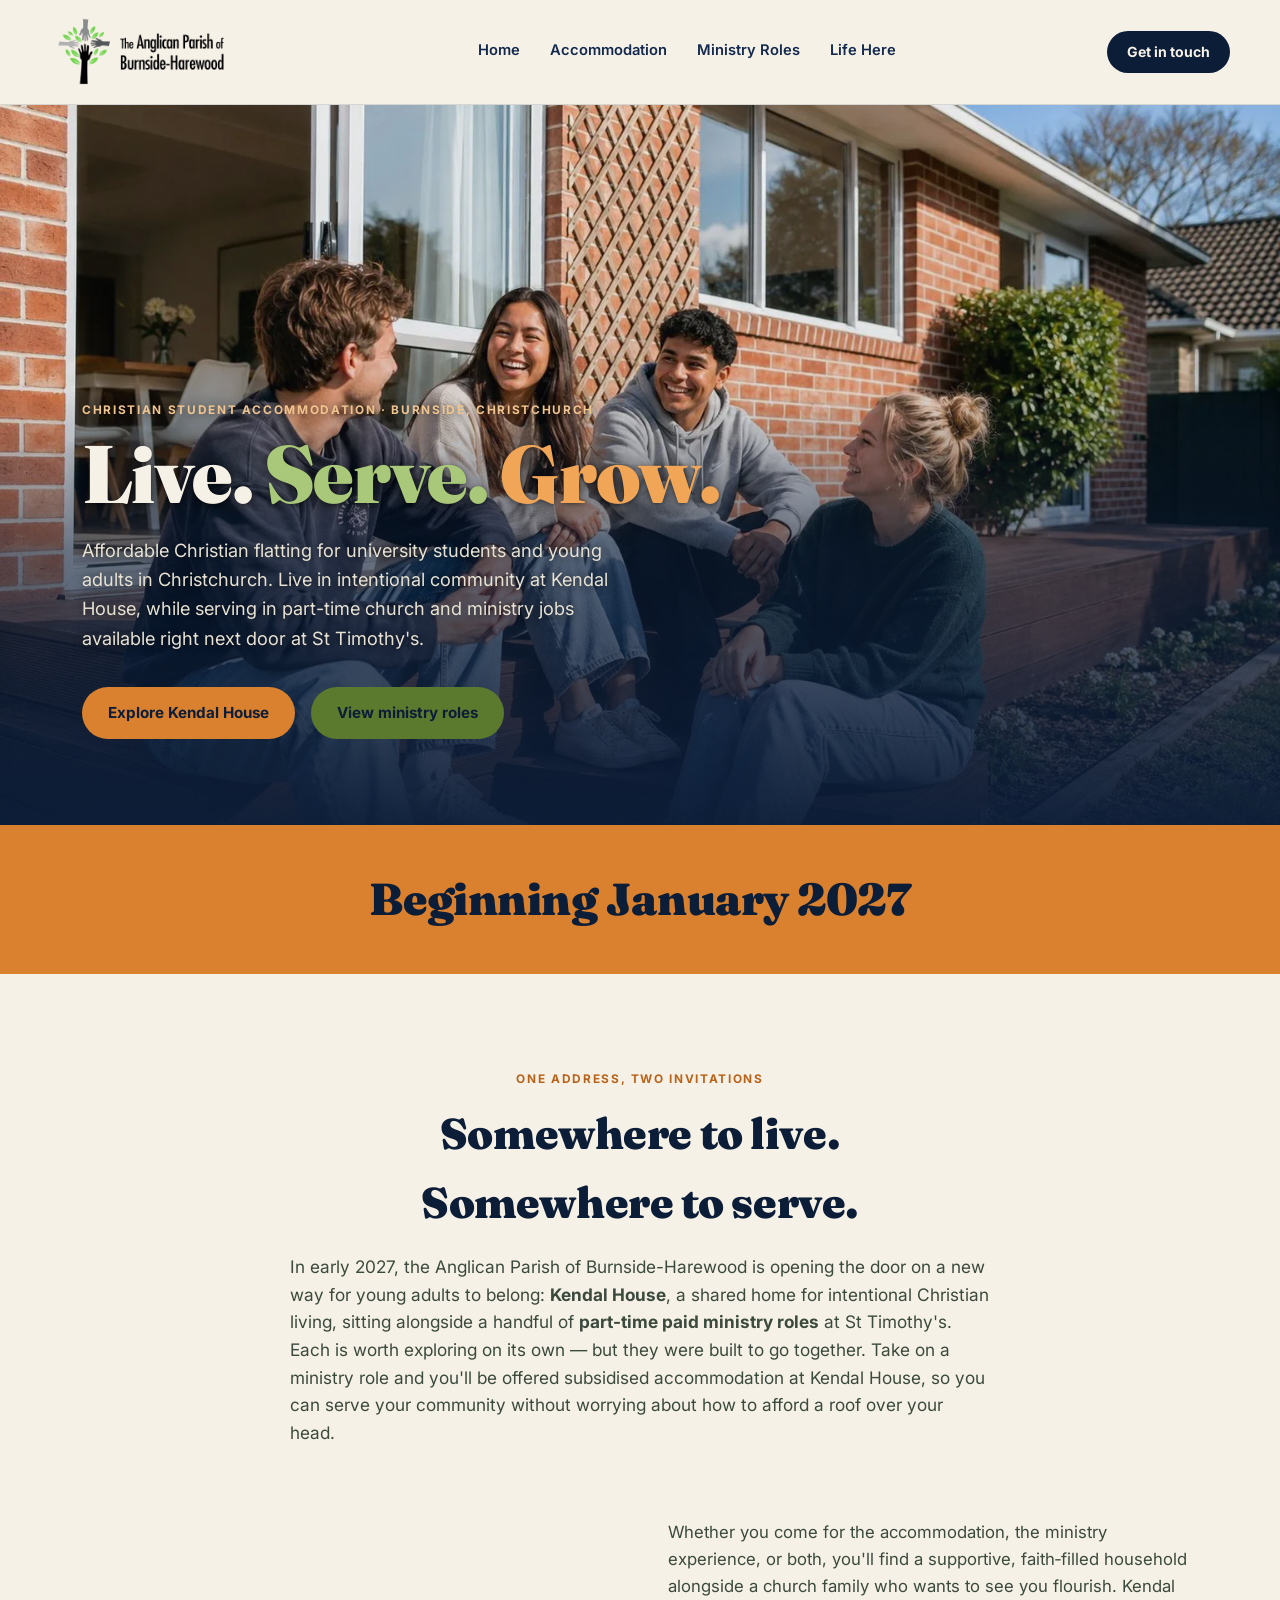
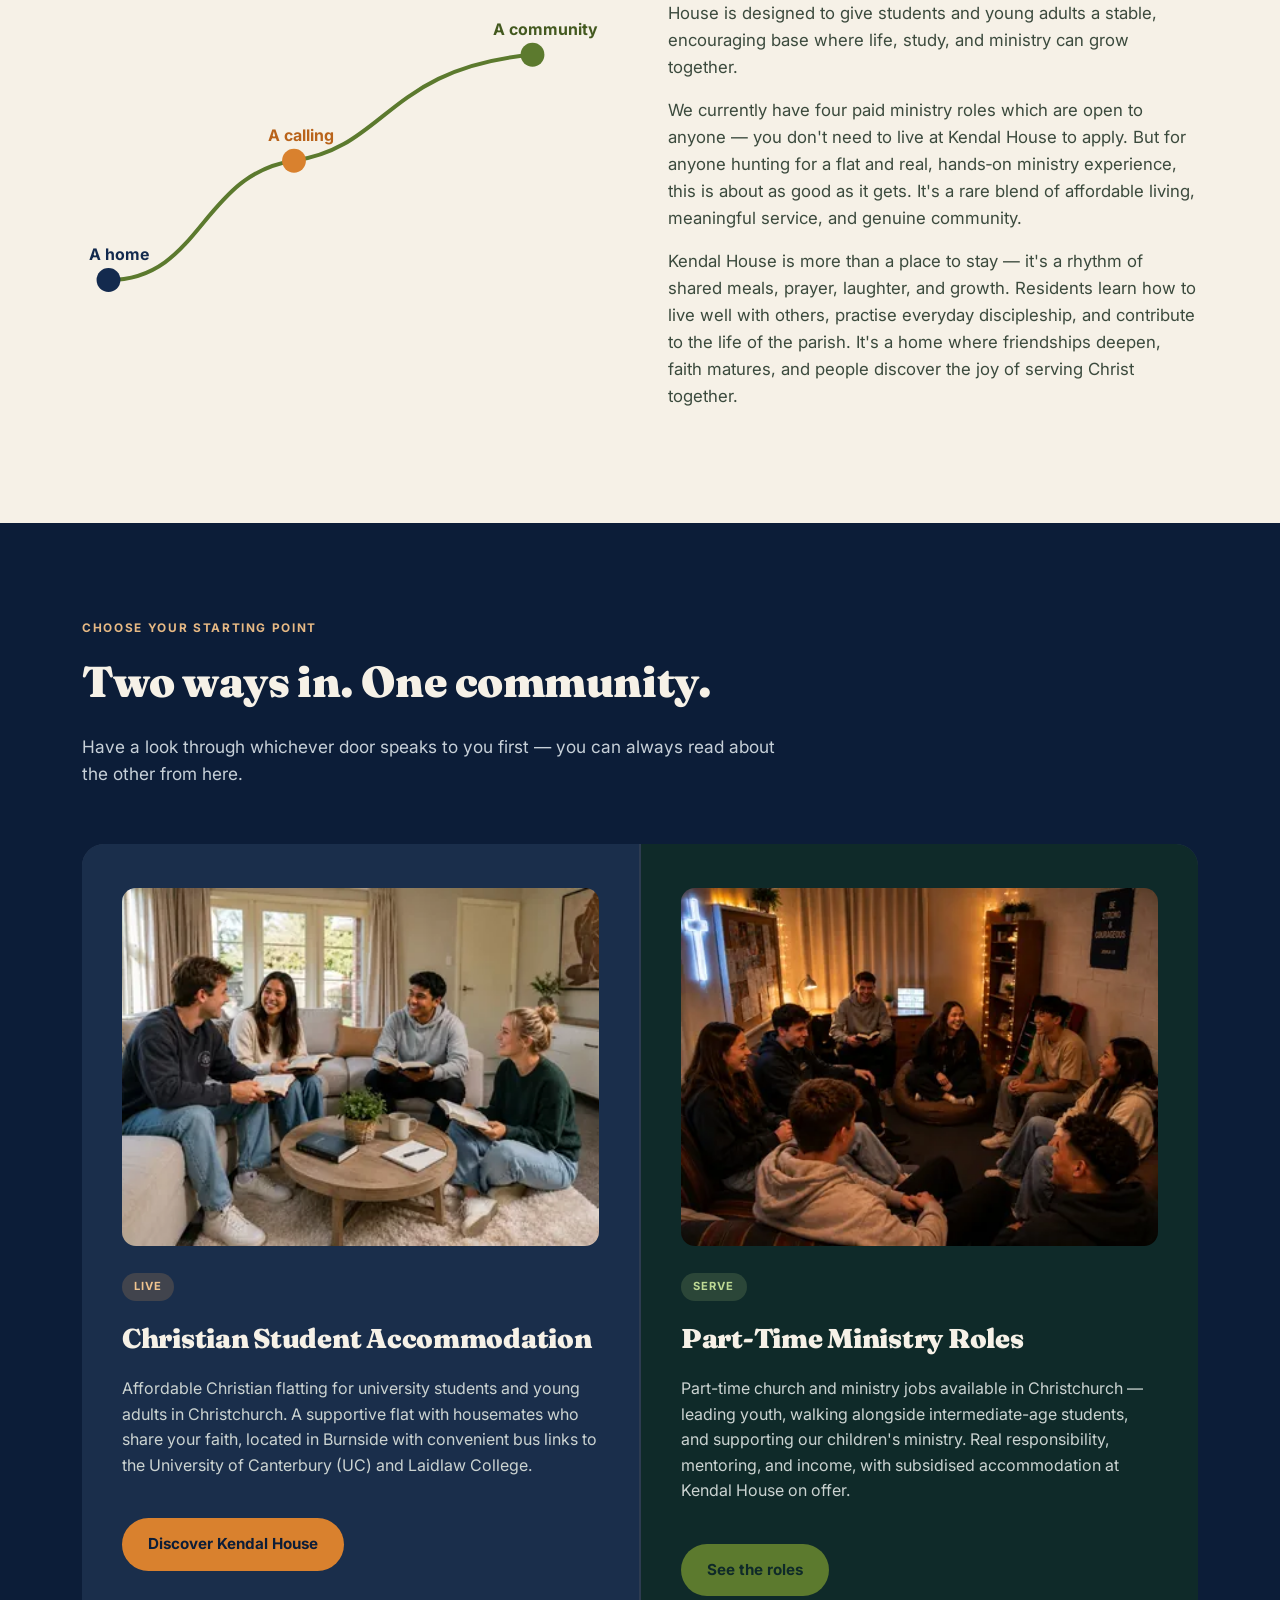
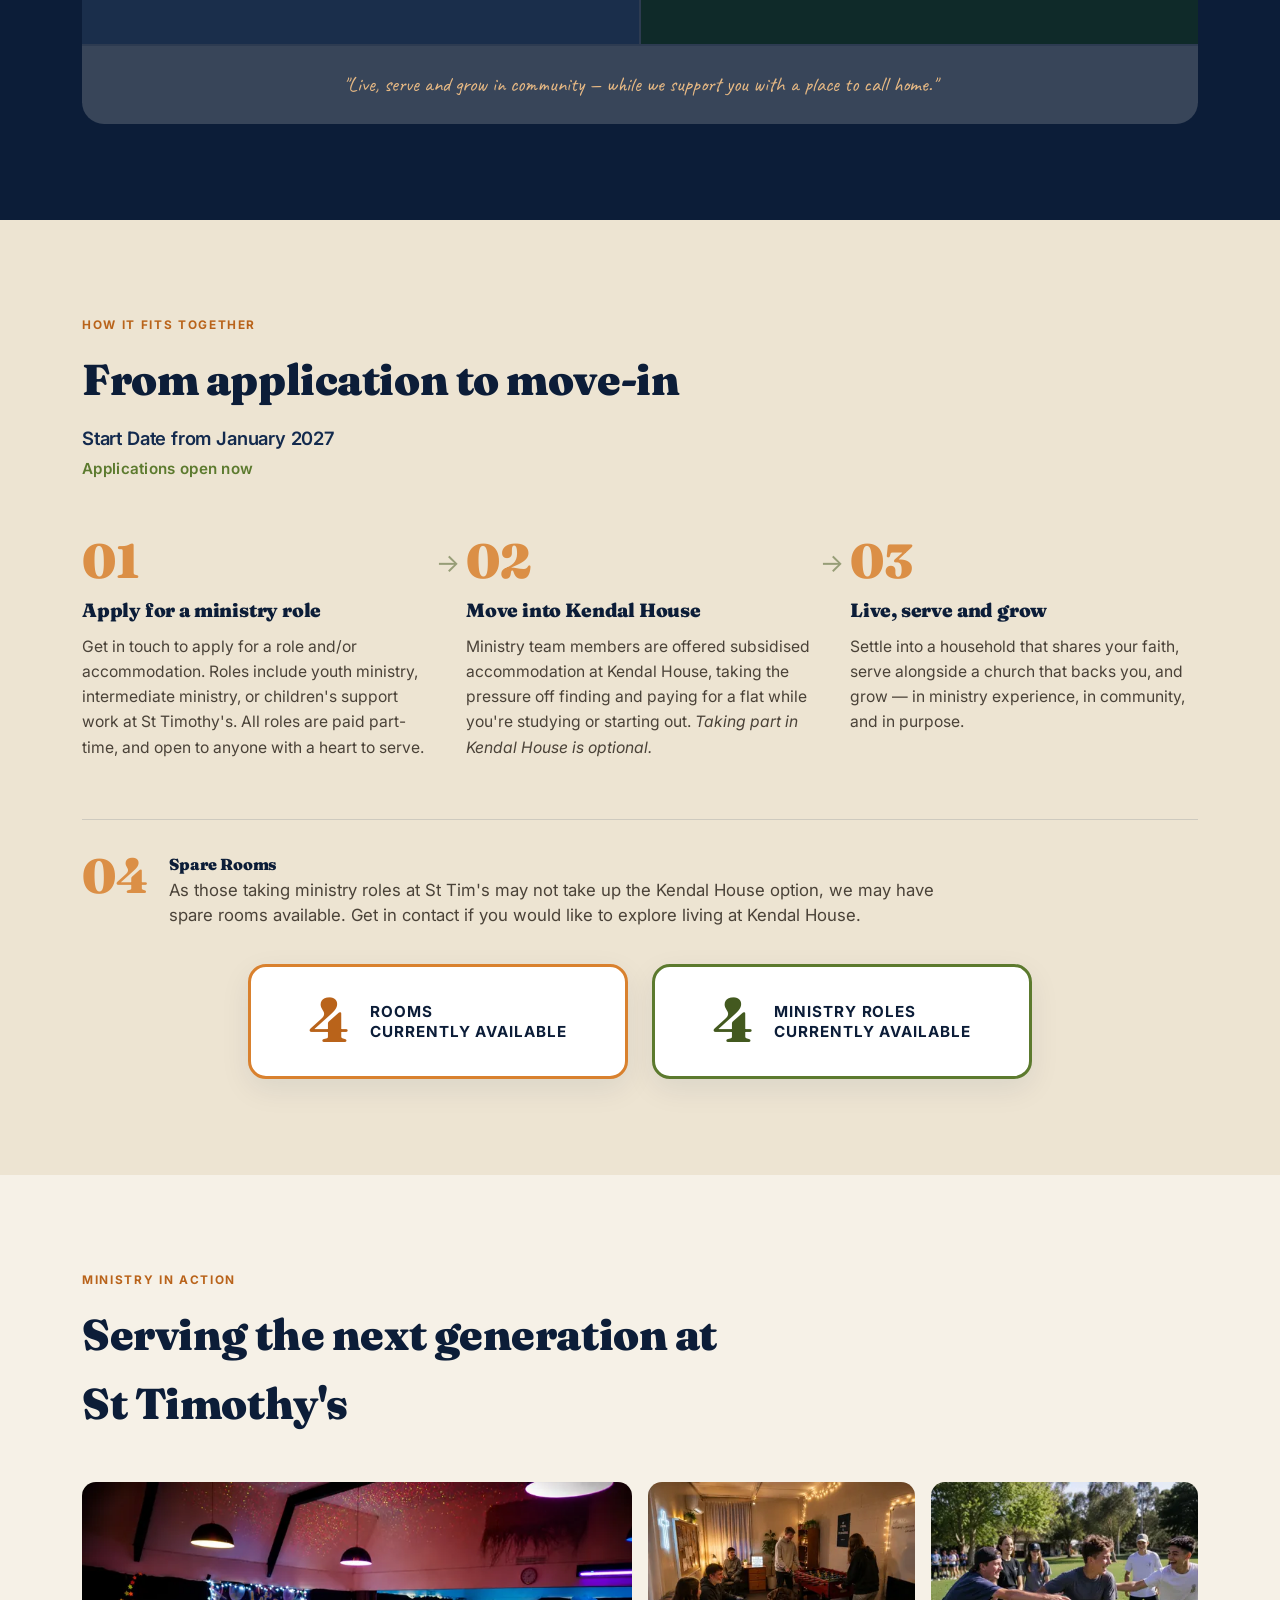
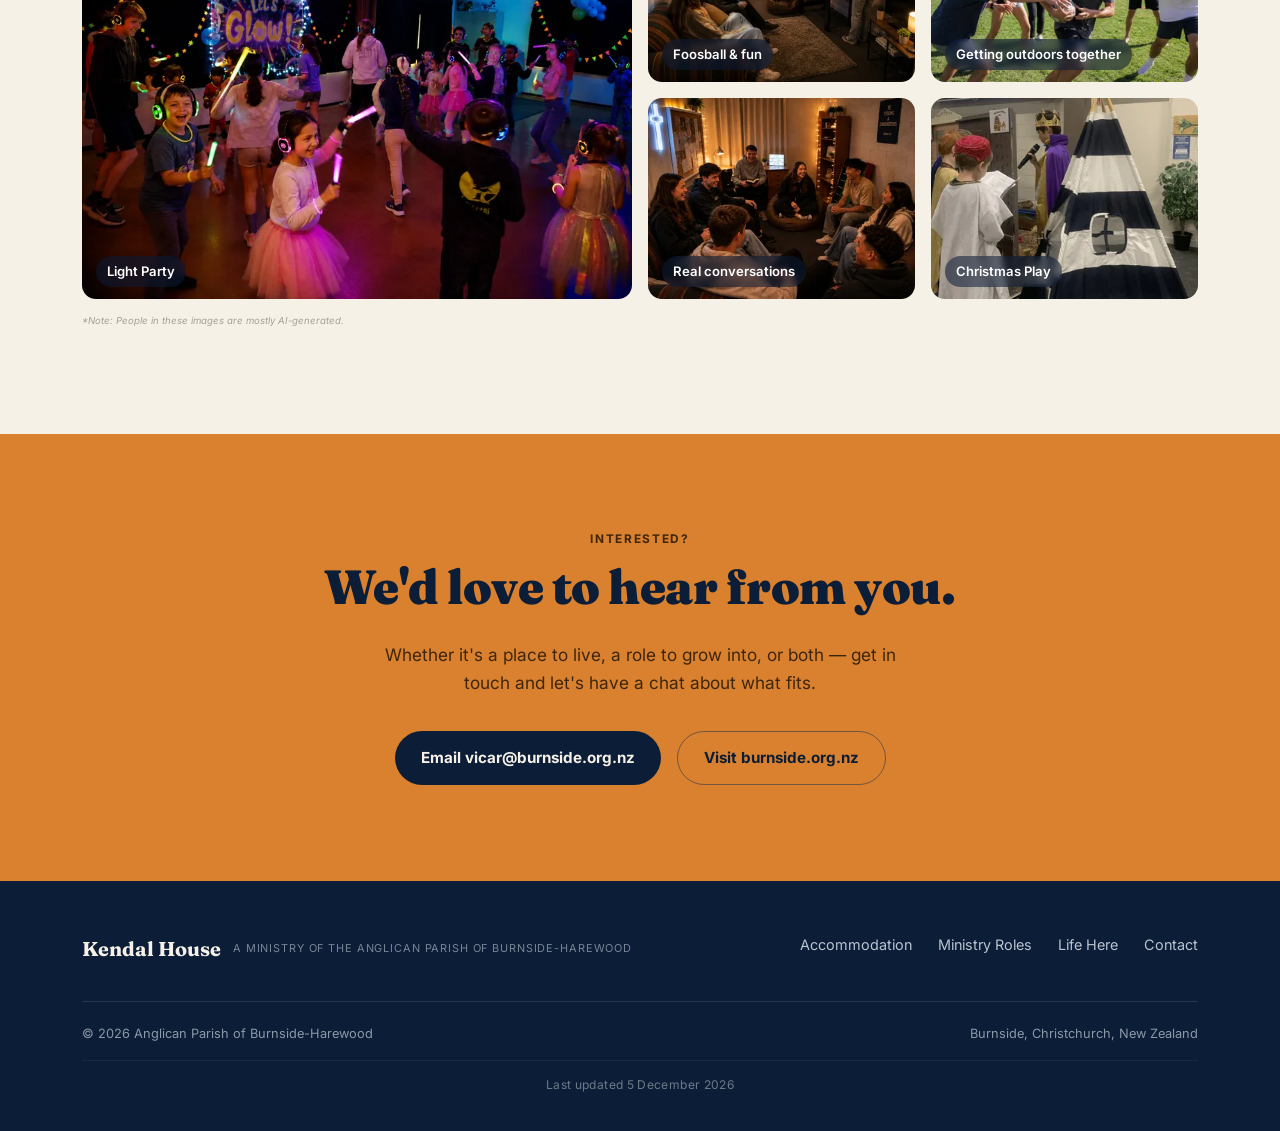
<file: index.html>
<!DOCTYPE html>
<html lang="en-NZ">
<head>
<!-- Google tag (gtag.js) -->
<script async src="https://www.googletagmanager.com/gtag/js?id=G-FQ2ZT5MS7Y"></script>
<script>
  window.dataLayer = window.dataLayer || [];
  function gtag(){dataLayer.push(arguments);}
  gtag('js', new Date());

  gtag('config', 'G-FQ2ZT5MS7Y');
</script>
<meta charset="UTF-8">
<meta name="viewport" content="width=device-width, initial-scale=1.0">
<meta name="robots" content="index, follow, max-image-preview:large, max-snippet:-1, max-video-preview:-1">
<title>Kendal House | Christian Accommodation & Ministry Jobs Christchurch</title>
<meta name="description" content="Kendal House offers Christian accommodation for students and young adults in Christchurch, alongside paid part-time youth and children's ministry roles.">
<link rel="canonical" href="https://kendalhouse.nz/">
<link rel="dns-prefetch" href="https://www.googletagmanager.com">

<!-- Local Geo Tags -->
<meta name="geo.region" content="NZ-CAN">
<meta name="geo.placename" content="Burnside, Christchurch">
<meta name="geo.position" content="-43.4978;172.5727">
<meta name="ICBM" content="-43.4978, 172.5727">

<!-- Open Graph -->
<meta property="og:type" content="website">
<meta property="og:title" content="Kendal House | Christian Accommodation & Ministry Jobs Christchurch">
<meta property="og:description" content="Christian accommodation for students and young adults in Christchurch, alongside paid part-time youth and children's ministry roles at St Timothy's.">
<meta property="og:url" content="https://kendalhouse.nz/">
<meta property="og:image" content="https://kendalhouse.nz/assets/housemates-chatting-front-deck.webp">
<meta property="og:locale" content="en_NZ">
<meta property="og:site_name" content="Kendal House">

<!-- Twitter Card -->
<meta name="twitter:card" content="summary_large_image">
<meta name="twitter:title" content="Kendal House | Christian Accommodation & Ministry Jobs Christchurch">
<meta name="twitter:description" content="Christian accommodation for students and young adults in Christchurch, alongside paid part-time youth and children's ministry roles.">
<meta name="twitter:image" content="https://kendalhouse.nz/assets/housemates-chatting-front-deck.webp">

<!-- Favicon -->
<link rel="icon" type="image/svg+xml" href="favicon.svg?v=5">
<link rel="icon" type="image/png" sizes="32x32" href="favicon.png?v=5">
<link rel="icon" href="favicon.ico?v=5" sizes="any">
<link rel="apple-touch-icon" sizes="180x180" href="apple-touch-icon.png?v=5">

<link rel="preconnect" href="https://fonts.googleapis.com">
<link rel="preconnect" href="https://fonts.gstatic.com" crossorigin>
<link href="https://fonts.googleapis.com/css2?family=Fraunces:ital,opsz,wght@0,9..144,400;0,9..144,600;0,9..144,700;0,9..144,900;1,9..144,500&family=Caveat:wght@500;600&family=Inter:wght@400;500;600;700&display=swap" rel="stylesheet">
<link rel="stylesheet" href="style.css">

<!-- Structured Data -->
<script type="application/ld+json">
[
  {
    "@context": "https://schema.org",
    "@type": "WebSite",
    "name": "Kendal House",
    "url": "https://kendalhouse.nz"
  },
  {
    "@context": "https://schema.org",
    "@type": "Organization",
    "name": "Kendal House",
    "description": "Intentional Christian community living for young adults in Burnside, Christchurch near University of Canterbury (UC) and Laidlaw College",
    "url": "https://kendalhouse.nz",
    "parentOrganization": {
      "@type": "Organization",
      "name": "Anglican Parish of Burnside-Harewood",
      "url": "https://www.burnside.org.nz"
    },
    "address": {
      "@type": "PostalAddress",
      "streetAddress": "38 Kendal Avenue",
      "addressLocality": "Burnside",
      "addressRegion": "Canterbury",
      "postalCode": "8053",
      "addressCountry": "NZ"
    },
    "geo": {
      "@type": "GeoCoordinates",
      "latitude": -43.4978,
      "longitude": 172.5727
    }
  },
  {
    "@context": "https://schema.org",
    "@type": "FAQPage",
    "mainEntity": [
      {
        "@type": "Question",
        "name": "Where can I find Christian student accommodation in Christchurch?",
        "acceptedAnswer": {
          "@type": "Answer",
          "text": "Kendal House provides affordable Christian flatting and student accommodation for university students and young adults in Burnside, Christchurch, close to the University of Canterbury (UC) and Laidlaw College."
        }
      },
      {
        "@type": "Question",
        "name": "What type of accommodation is Kendal House?",
        "acceptedAnswer": {
          "@type": "Answer",
          "text": "Kendal House offers affordable Christian flatting for university students and young adults seeking intentional Christian community living in Christchurch."
        }
      },
      {
        "@type": "Question",
        "name": "Are there part-time church and ministry jobs available in Christchurch?",
        "acceptedAnswer": {
          "@type": "Answer",
          "text": "Yes! St Timothy's Anglican Church in Burnside has part-time church and ministry jobs available in Christchurch across youth, intermediate, and children's ministry, with optional subsidised student accommodation at Kendal House."
        }
      }
    ]
  }
]
</script>
</head>
<body>

<header>
  <div class="wrap nav">
    <a class="brand" href="index.html" style="text-decoration:none;">
      <picture><source srcset="assets/parish-logo.webp" type="image/webp"><img class="brand-mark" src="assets/parish-logo.png" alt="Anglican Parish of Burnside-Harewood logo"></picture>
    </a>
    <button class="nav-toggle" aria-label="Toggle navigation menu" aria-expanded="false" aria-controls="primary-menu">
      <span class="hamburger-bar"></span>
      <span class="hamburger-bar"></span>
      <span class="hamburger-bar"></span>
    </button>
    <nav class="links" id="primary-menu">
      <a href="index.html">Home</a>
      <a href="accommodation.html">Accommodation</a>
      <a href="roles.html">Ministry Roles</a>
      <a href="accommodation.html#life">Life Here</a>
      <a class="mobile-cta" href="#contact">Get in touch</a>
    </nav>
    <a class="nav-cta" href="#contact">Get in touch</a>
  </div>
</header>

<main>

<section class="hero">
  <img src="assets/housemates-chatting-front-deck.webp" alt="Kendal House housemates chatting together on their front deck" fetchpriority="high" decoding="async" srcset="assets/housemates-chatting-front-deck-400.webp 400w, assets/housemates-chatting-front-deck-800.webp 800w, assets/housemates-chatting-front-deck-1200.webp 1200w, assets/housemates-chatting-front-deck.webp 1537w" sizes="max(100vw, 120vh)" width="1537" height="1023">
  <div class="hero-content">
    <div class="eyebrow">Christian Student Accommodation · Burnside, Christchurch</div>
    <h1>Live. <span class="serve">Serve.</span> <span class="grow">Grow.</span></h1>
    <p class="lede">Affordable Christian flatting for university students and young adults in Christchurch. Live in intentional community at Kendal House, while serving in part-time church and ministry jobs available right next door at St Timothy's.</p>
    <div class="hero-ctas">
      <a class="btn btn-primary" href="#accommodation">Explore Kendal House</a>
      <a class="btn btn-serve" href="roles.html">View ministry roles</a>
    </div>
  </div>
</section>

<div class="announce-banner">
  <span class="announce-text">Beginning January 2027</span>
</div>

<section class="intro">
  <div class="wrap">
    <div class="lead-block center" style="margin:0 auto;">
      <div class="eyebrow center">One address, two invitations</div>
      <h2>Somewhere to live.<br>Somewhere to serve.</h2>
      <p style="text-align:left;">In early 2027, the Anglican Parish of Burnside-Harewood is opening the door on a new way for young adults to belong: <strong>Kendal House</strong>, a shared home for intentional Christian living, sitting alongside a handful of <strong>part-time paid ministry roles</strong> at St Timothy's. Each is worth exploring on its own — but they were built to go together. Take on a ministry role and you'll be offered subsidised accommodation at Kendal House, so you can serve your community without worrying about how to afford a roof over your head.</p>
    </div>
    <div class="intro-grid">
      <div>
        <svg class="growth-line" viewBox="0 0 400 220" xmlns="http://www.w3.org/2000/svg">
          <path d="M20 200 C 90 200, 90 120, 160 110 C 230 100, 230 40, 340 30" stroke="#5C7A2E" stroke-width="3" fill="none" stroke-linecap="round"/>
          <circle cx="20" cy="200" r="9" fill="#132A4E"/>
          <circle cx="160" cy="110" r="9" fill="#D9812E"/>
          <circle cx="340" cy="30" r="9" fill="#5C7A2E"/>
          <text x="5" y="185" font-family="Inter, sans-serif" font-size="12" font-weight="700" fill="#132A4E">A home</text>
          <text x="140" y="95" font-family="Inter, sans-serif" font-size="12" font-weight="700" fill="#B9631A">A calling</text>
          <text x="310" y="15" font-family="Inter, sans-serif" font-size="12" font-weight="700" fill="#43591F">A community</text>
        </svg>
      </div>
      <div>
        <p style="font-size:1.05rem; color:#3B4A3D;">Whether you come for the accommodation, the ministry experience, or both, you'll find a supportive, faith‑filled household alongside a church family who wants to see you flourish. Kendal House is designed to give students and young adults a stable, encouraging base where life, study, and ministry can grow together.</p>
        <p style="font-size:1.05rem; color:#3B4A3D; margin-top:16px;">We currently have four paid ministry roles which are open to anyone — you don't need to live at Kendal House to apply. But for anyone hunting for a flat and real, hands‑on ministry experience, this is about as good as it gets. It's a rare blend of affordable living, meaningful service, and genuine community.</p>
        <p style="font-size:1.05rem; color:#3B4A3D; margin-top:16px;">Kendal House is more than a place to stay — it's a rhythm of shared meals, prayer, laughter, and growth. Residents learn how to live well with others, practise everyday discipleship, and contribute to the life of the parish. It's a home where friendships deepen, faith matures, and people discover the joy of serving Christ together.</p>
      </div>
    </div>
  </div>
</section>

<section class="pillars">
  <div class="wrap">
    <div class="lead-block">
      <div class="eyebrow">Choose your starting point</div>
      <h2>Two ways in. One community.</h2>
      <p>Have a look through whichever door speaks to you first — you can always read about the other from here.</p>
    </div>
    <div class="pillar-grid">
      <div class="pillar live" id="accommodation">
        <div class="pillar-photo"><img src="assets/bible-study-kendal-house-lounge.webp" alt="Young adults reading the Bible together in the Kendal House lounge" loading="lazy" decoding="async" srcset="assets/bible-study-kendal-house-lounge-400.webp 400w, assets/bible-study-kendal-house-lounge-800.webp 800w, assets/bible-study-kendal-house-lounge-1200.webp 1200w, assets/bible-study-kendal-house-lounge.webp 1400w" sizes="(max-width: 640px) calc(100vw - 120px), (max-width: 860px) calc(100vw - 144px), (max-width: 1180px) calc((100vw - 226px) / 2), 477px" width="1400" height="931"></div>
        <span class="tag">Live</span>
        <h3>Christian Student Accommodation</h3>
        <p>Affordable Christian flatting for university students and young adults in Christchurch. A supportive flat with housemates who share your faith, located in Burnside with convenient bus links to the University of Canterbury (UC) and Laidlaw College.</p>
        <a class="btn" href="accommodation.html">Discover Kendal House</a>
      </div>
      <div class="pillar serve" id="roles">
        <div class="pillar-photo"><img src="assets/youth-study.webp" alt="Youth group reading the Bible and studying together" loading="lazy" decoding="async" srcset="assets/youth-study-400.webp 400w, assets/youth-study-800.webp 800w, assets/youth-study.webp 1024w" sizes="(max-width: 640px) calc(100vw - 120px), (max-width: 860px) calc(100vw - 144px), (max-width: 1180px) calc((100vw - 226px) / 2), 477px" width="1024" height="768"></div>
        <span class="tag">Serve</span>
        <h3>Part-Time Ministry Roles</h3>
        <p>Part-time church and ministry jobs available in Christchurch — leading youth, walking alongside intermediate-age students, and supporting our children's ministry. Real responsibility, mentoring, and income, with subsidised accommodation at Kendal House on offer.</p>
        <a class="btn" href="roles.html">See the roles</a>
      </div>
      <div class="connector-badge">"Live, serve and grow in community — while we support you with a place to call home."</div>
    </div>
  </div>
</section>

<section class="steps">
  <div class="wrap">
    <div class="lead-block">
      <div class="eyebrow">How it fits together</div>
      <h2>From application to move-in</h2>
      <h3 style="margin-top:10px; font-size:1.15rem; color:#132A4E; font-family:'Inter',sans-serif; font-weight:600;">Start Date from January 2027</h3>
      <p style="margin-top:4px; font-size:0.95rem; color:#5C7A2E; font-weight:600; letter-spacing:0.02em;">Applications open now</p>
    </div>
    <div class="step-grid">
      <div class="step">
        <div class="num">01</div>
        <h4>Apply for a ministry role</h4>
        <p> Get in touch to apply for a role and/or accommodation. Roles include youth ministry, intermediate ministry, or children's support work at St Timothy's. All roles are paid part-time, and open to anyone with a heart to serve.</p>
      </div>
      <div class="step">
        <div class="num">02</div>
        <h4>Move into Kendal House</h4>
        <p>Ministry team members are offered subsidised accommodation at Kendal House, taking the pressure off finding and paying for a flat while you're studying or starting out. <em>Taking part in Kendal House is optional.</em></p>
      </div>
      <div class="step">
        <div class="num">03</div>
        <h4>Live, serve and grow</h4>
        <p>Settle into a household that shares your faith, serve alongside a church that backs you, and grow — in ministry experience, in community, and in purpose.</p>
      </div>
    </div>
    <div class="step-or-block">
      <div class="or-badge">04</div>
      <div class="or-content">
        <h4>Spare Rooms</h4>
        <p>As those taking ministry roles at St Tim's may not take up the Kendal House option, we may have spare rooms available. Get in contact if you would like to explore living at Kendal House.</p>
      </div>
    </div>
    <div class="counters-row">
      <div class="counter-card rooms">
        <span class="count-num">4</span>
        <span class="count-label">rooms<br>currently available</span>
      </div>
      <div class="counter-card roles">
        <span class="count-num">4</span>
        <span class="count-label">Ministry Roles<br>currently available</span>
      </div>
    </div>
  </div>
</section>

<section class="gallery-section">
  <div class="wrap">
    <div class="lead-block">
      <div class="eyebrow">Ministry in action</div>
      <h2>Serving the next generation at <br>St Timothy's</h2>
    </div>
    <div class="gallery-grid" style="margin-top:44px;">
      <figure class="g1"><img src="assets/kids-glow-party.webp" alt="Kids dancing with glow sticks at a youth ministry glow party" loading="lazy" srcset="assets/kids-glow-party-400.webp 400w, assets/kids-glow-party-800.webp 800w, assets/kids-glow-party.webp 1200w, assets/kids-glow-party-1448.webp 1448w" sizes="(max-width: 640px) calc(100vw - 40px), (max-width: 760px) calc(100vw - 64px), (max-width: 1180px) calc((100vw - 80px) / 2), 550px" width="1200" height="900" decoding="async"><figcaption>Light Party</figcaption></figure>
      <figure><img src="assets/youth-fun.webp" alt="Teens playing foosball at youth group" loading="lazy" decoding="async" srcset="assets/youth-fun-400.webp 400w, assets/youth-fun-800.webp 800w, assets/youth-fun.webp 1024w" sizes="(max-width: 640px) calc((100vw - 56px) / 2), (max-width: 760px) calc((100vw - 80px) / 2), (max-width: 1180px) calc((100vw - 112px) / 4), 267px" width="1024" height="768"><figcaption>Foosball & fun</figcaption></figure>
      <figure><img src="assets/young-people-touch-rugby-outdoors.webp" alt="Young people playing touch rugby outdoors" loading="lazy" decoding="async" srcset="assets/young-people-touch-rugby-outdoors-400.webp 400w, assets/young-people-touch-rugby-outdoors-800.webp 800w, assets/young-people-touch-rugby-outdoors-1200.webp 1200w, assets/young-people-touch-rugby-outdoors.webp 1400w" sizes="(max-width: 640px) calc((100vw - 56px) / 2), (max-width: 760px) calc((100vw - 80px) / 2), (max-width: 1180px) calc((100vw - 112px) / 4), 267px" width="1400" height="933"><figcaption>Getting outdoors together</figcaption></figure>
      <figure><img src="assets/youth-study.webp" alt="Youth group reading the Bible and studying together" loading="lazy" decoding="async" srcset="assets/youth-study-400.webp 400w, assets/youth-study-800.webp 800w, assets/youth-study.webp 1024w" sizes="(max-width: 640px) calc((100vw - 56px) / 2), (max-width: 760px) calc((100vw - 80px) / 2), (max-width: 1180px) calc((100vw - 112px) / 4), 267px" width="1024" height="768"><figcaption>Real conversations</figcaption></figure>
      <figure><img src="assets/christmas-play.webp" alt="Children performing in the Christmas play at St Timothy's" loading="lazy" decoding="async" srcset="assets/christmas-play-400.webp 400w, assets/christmas-play-800.webp 800w, assets/christmas-play.webp 1024w" sizes="(max-width: 640px) calc((100vw - 56px) / 2), (max-width: 760px) calc((100vw - 80px) / 2), (max-width: 1180px) calc((100vw - 112px) / 4), 267px" width="1024" height="682"><figcaption>Christmas Play</figcaption></figure>
    </div>
    <p class="image-disclaimer">*Note: People in these images are mostly AI-generated.</p>
  </div>
</section>

<section class="cta-final" id="contact">
  <div class="wrap">
    <div class="eyebrow" style="color:#3E260E;">Interested?</div>
    <h2>We'd love to hear from you.</h2>
    <p>Whether it's a place to live, a role to grow into, or both — get in touch and let's have a chat about what fits.</p>
    <div class="contact-row">
      <a class="btn btn-primary" href="mailto:vicar@burnside.org.nz">Email vicar@burnside.org.nz</a>
      <a class="btn btn-ghost" href="https://www.burnside.org.nz">Visit burnside.org.nz</a>
    </div>
  </div>
</section>

</main>

<footer>
  <div class="wrap">
    <div class="footer-grid">
      <div class="brand">Kendal House<br><small style="font-family:'Inter',sans-serif; font-weight:400; color:#8B98A5;">A ministry of the Anglican Parish of Burnside-Harewood</small></div>
      <div class="foot-links">
        <a href="accommodation.html">Accommodation</a>
        <a href="roles.html">Ministry Roles</a>
        <a href="accommodation.html#life">Life Here</a>
        <a href="#contact">Contact</a>
      </div>
    </div>
    <div class="footer-bottom">
      <span>© 2026 Anglican Parish of Burnside-Harewood</span>
      <span>Burnside, Christchurch, New Zealand</span>
    </div>
    <div class="footer-version">
      <span id="last-updated">Last updated 14 September 2026</span>
    </div>
  </div>
</footer>

<script>
  document.addEventListener('DOMContentLoaded', function () {
    // Dynamic Last Modified Date
    try {
      if (document.lastModified) {
        var lastMod = new Date(document.lastModified);
        if (!isNaN(lastMod.getTime()) && lastMod.getFullYear() > 2020) {
          var formatted = lastMod.toLocaleDateString('en-NZ', {
            day: 'numeric',
            month: 'long',
            year: 'numeric'
          });
          var elem = document.getElementById('last-updated');
          if (elem) elem.textContent = 'Last updated ' + formatted;
        }
      }
    } catch (e) {}

    var toggle = document.querySelector('.nav-toggle');
    var navLinks = document.querySelector('nav.links');
    if (!toggle || !navLinks) return;

    toggle.addEventListener('click', function (e) {
      e.stopPropagation();
      var isExpanded = toggle.getAttribute('aria-expanded') === 'true';
      toggle.setAttribute('aria-expanded', !isExpanded);
      toggle.classList.toggle('active');
      navLinks.classList.toggle('open');
    });

    navLinks.querySelectorAll('a').forEach(function (link) {
      link.addEventListener('click', function () {
        toggle.setAttribute('aria-expanded', 'false');
        toggle.classList.remove('active');
        navLinks.classList.remove('open');
      });
    });

    document.addEventListener('click', function (e) {
      if (!toggle.contains(e.target) && !navLinks.contains(e.target)) {
        toggle.setAttribute('aria-expanded', 'false');
        toggle.classList.remove('active');
        navLinks.classList.remove('open');
      }
    });

    document.addEventListener('keydown', function (e) {
      if (e.key === 'Escape' && navLinks.classList.contains('open')) {
        toggle.setAttribute('aria-expanded', 'false');
        toggle.classList.remove('active');
        navLinks.classList.remove('open');
        toggle.focus();
      }
    });
  });
</script>
</body>
</html>
</file>
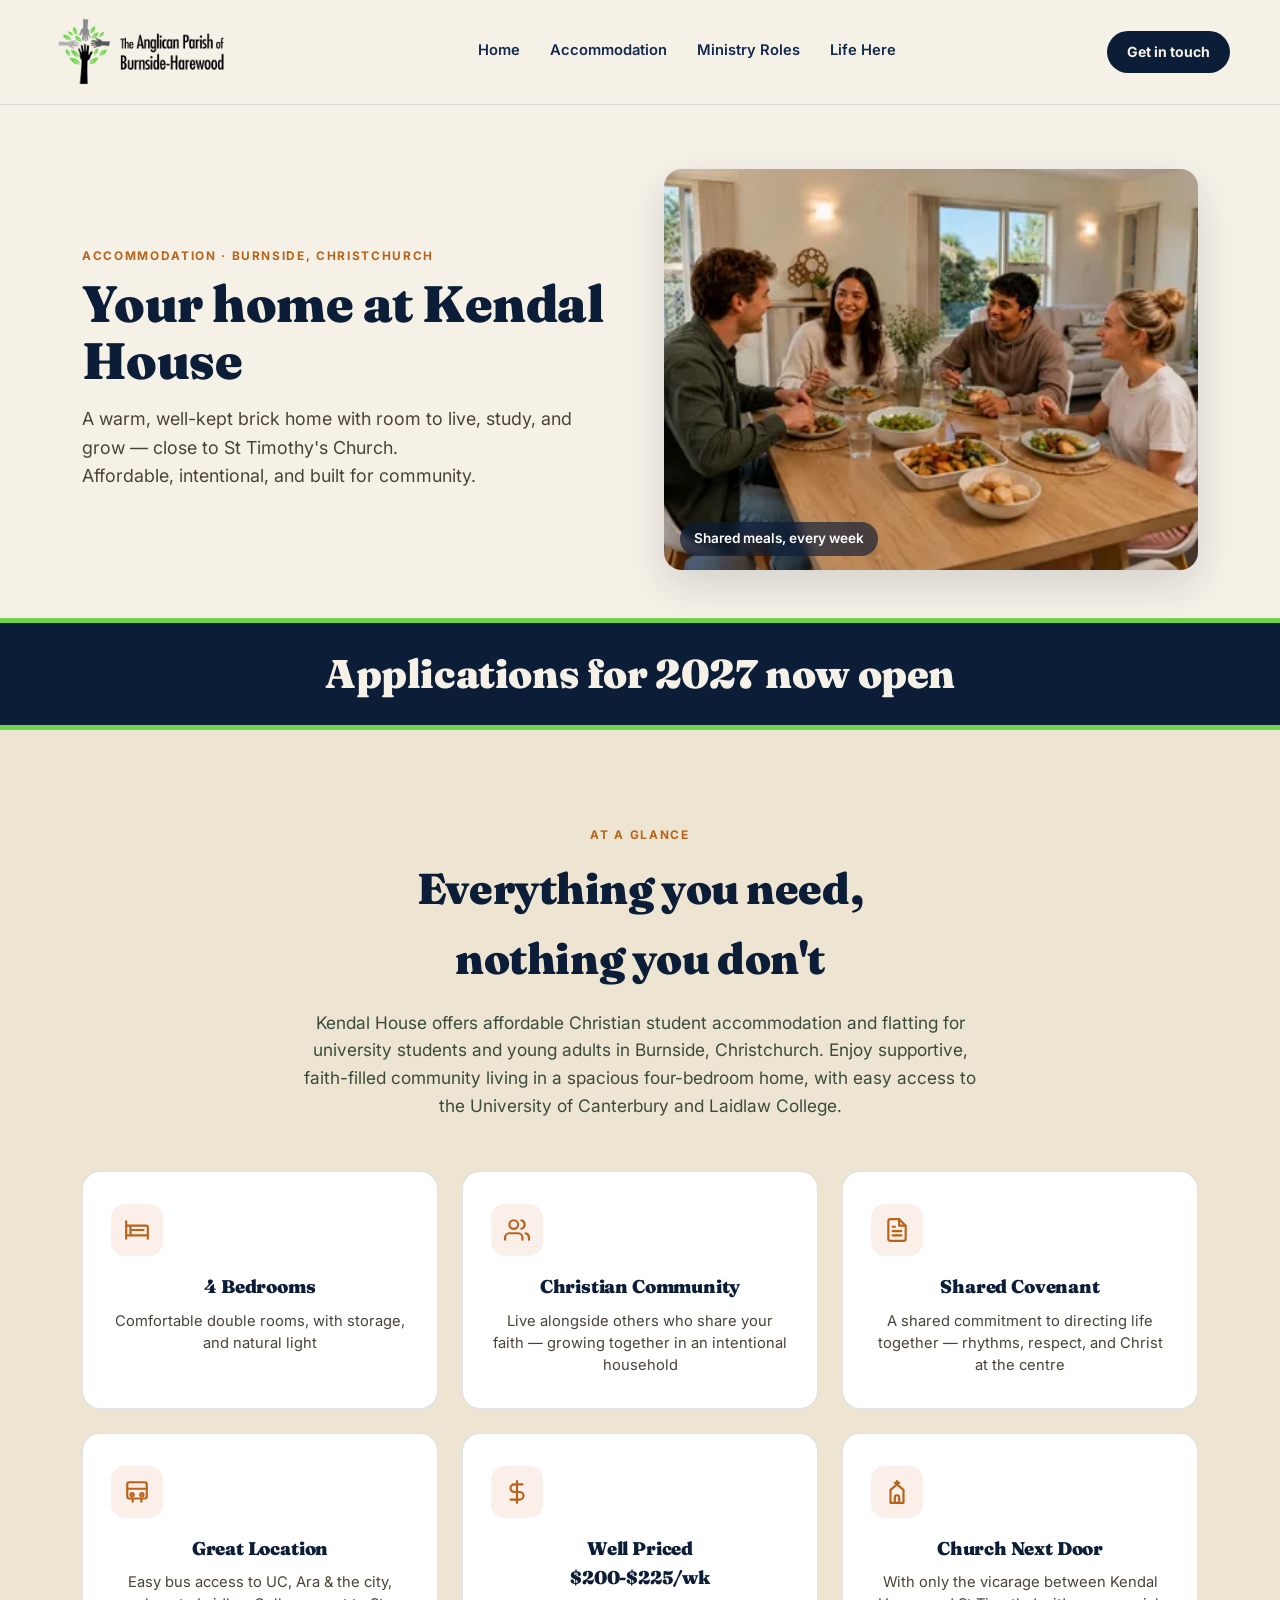
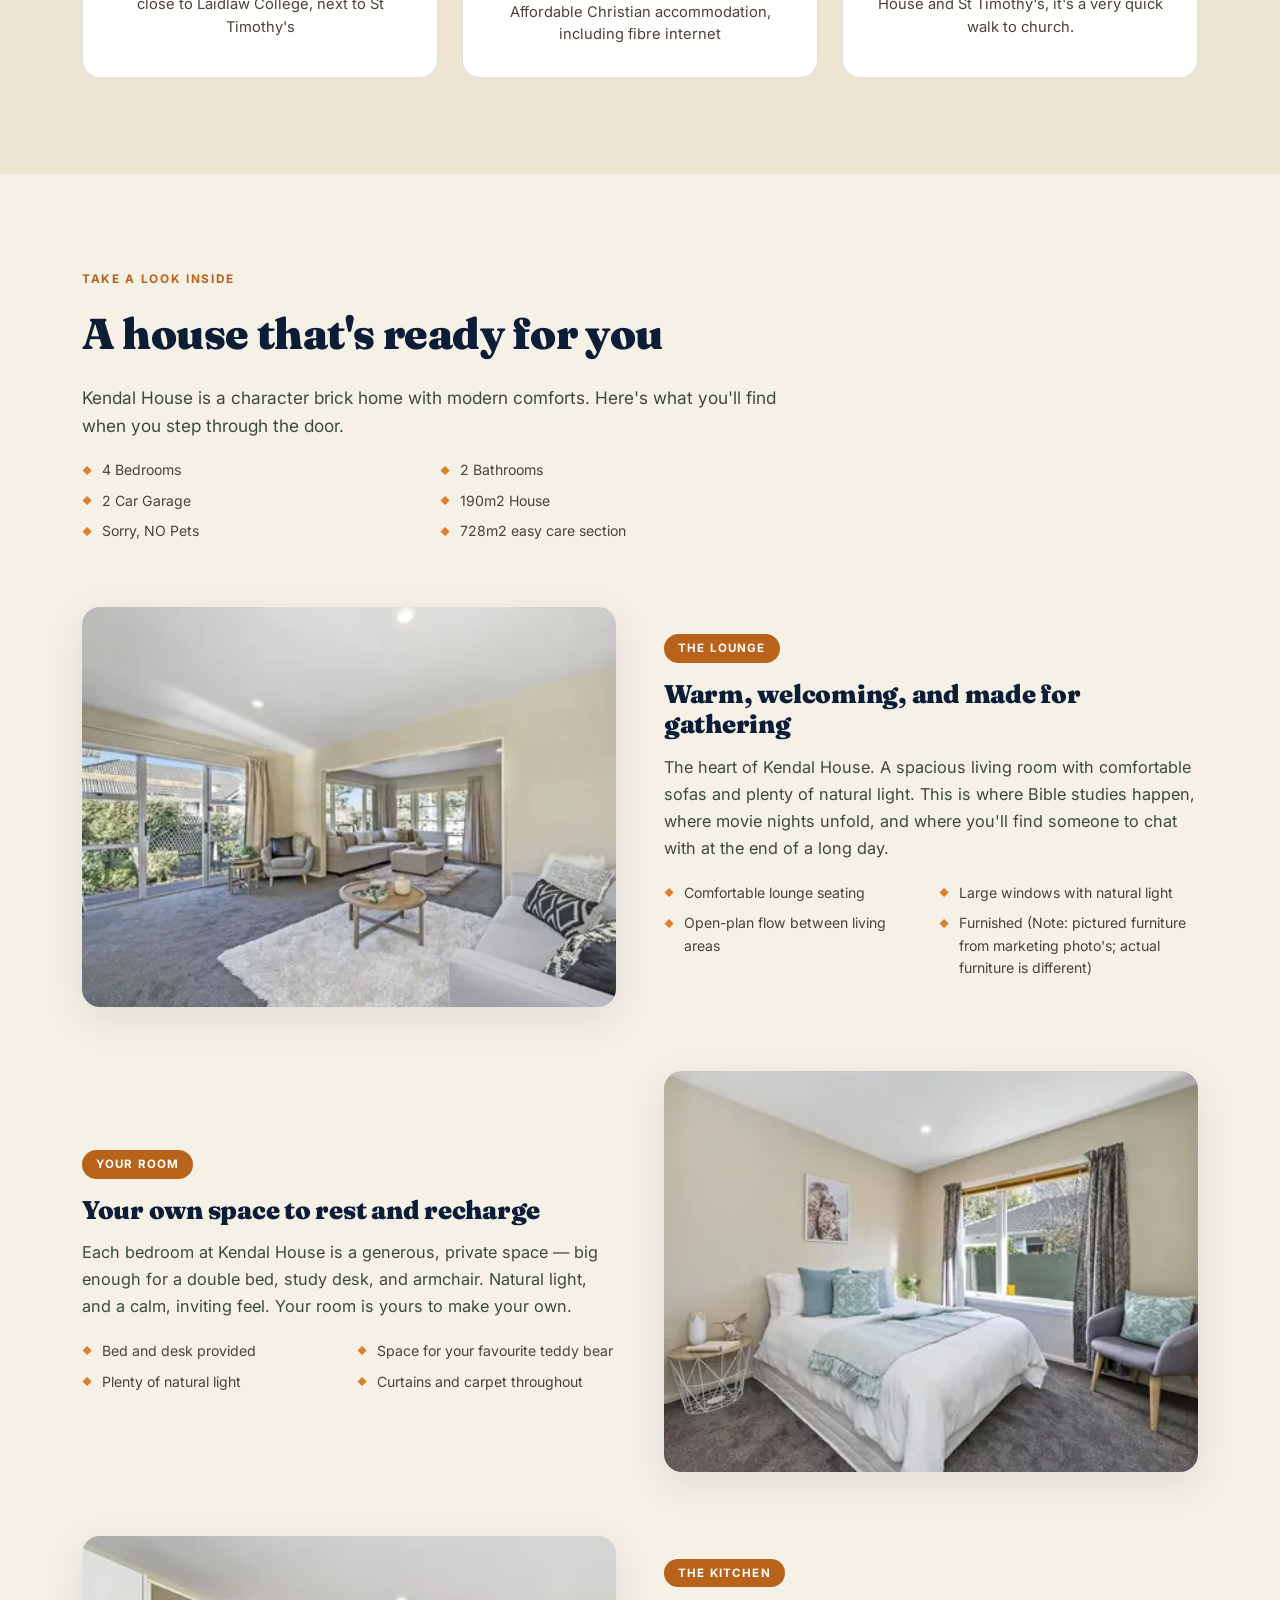
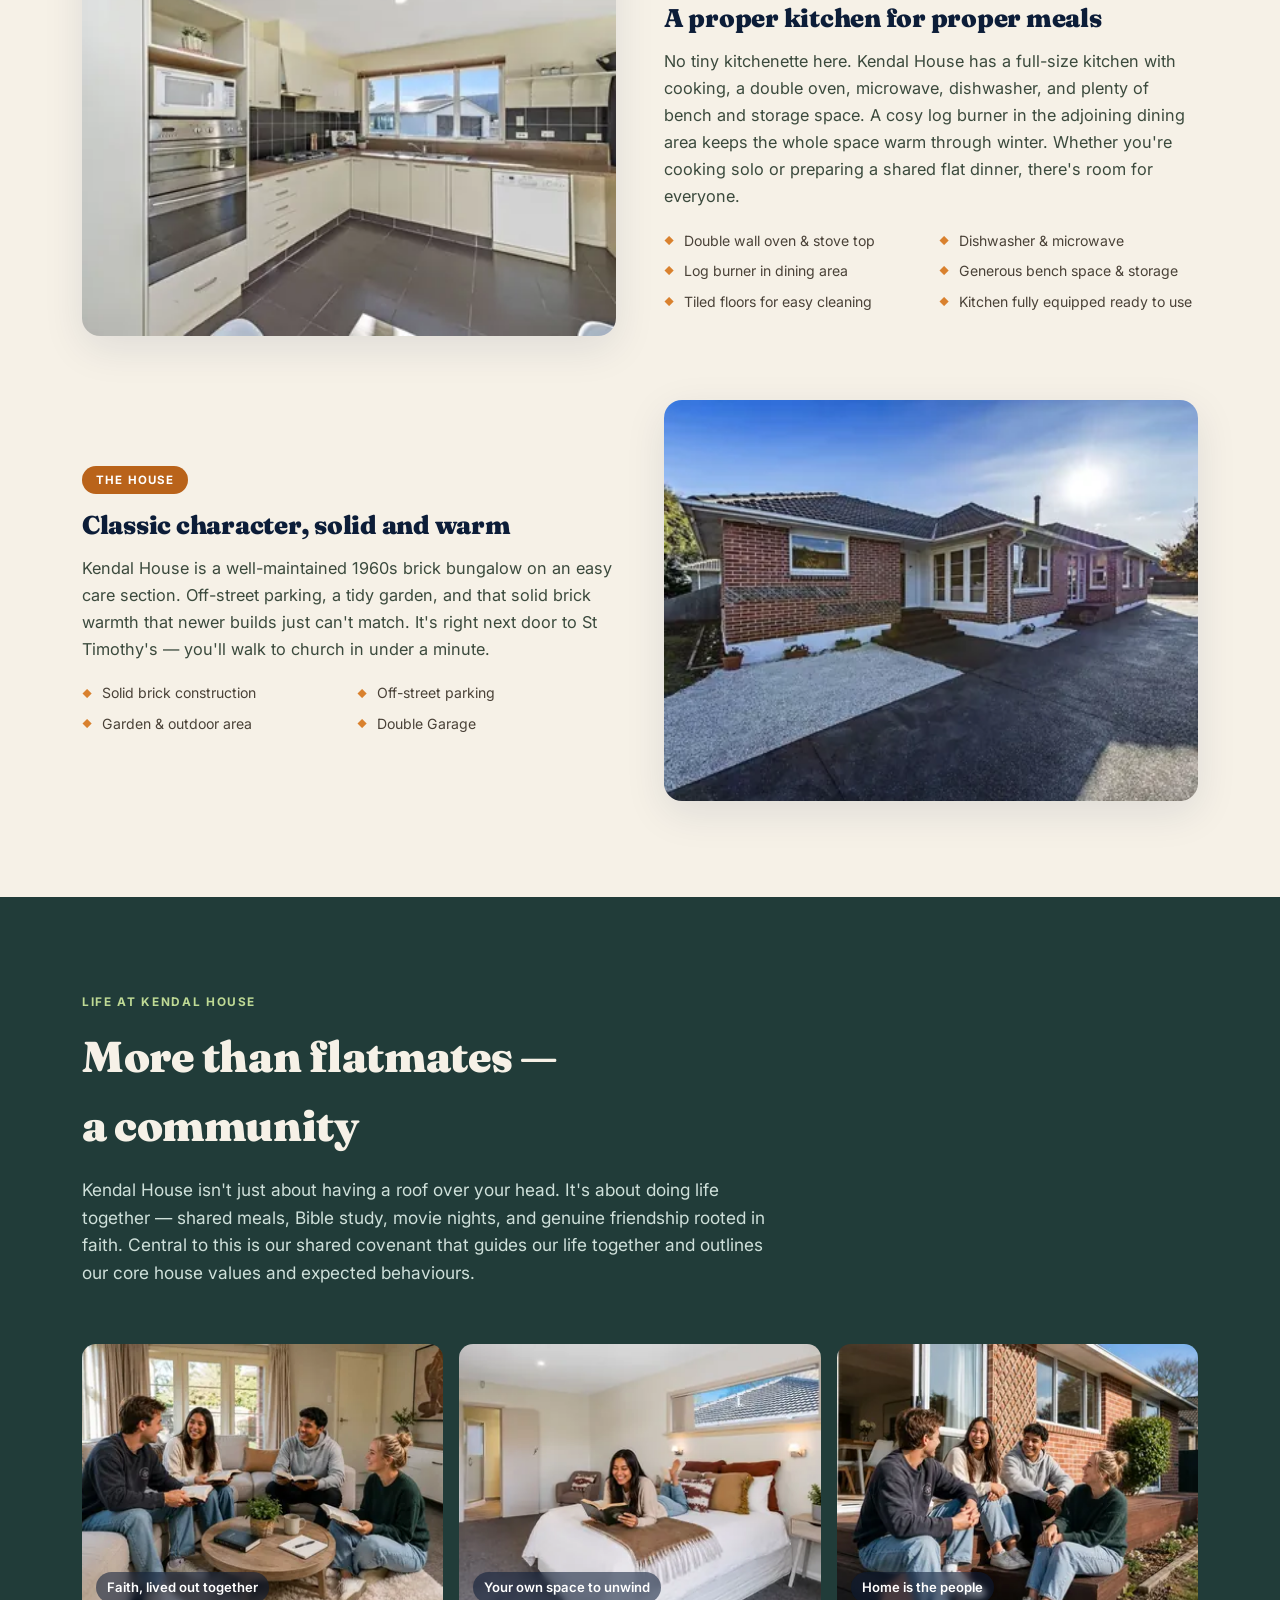
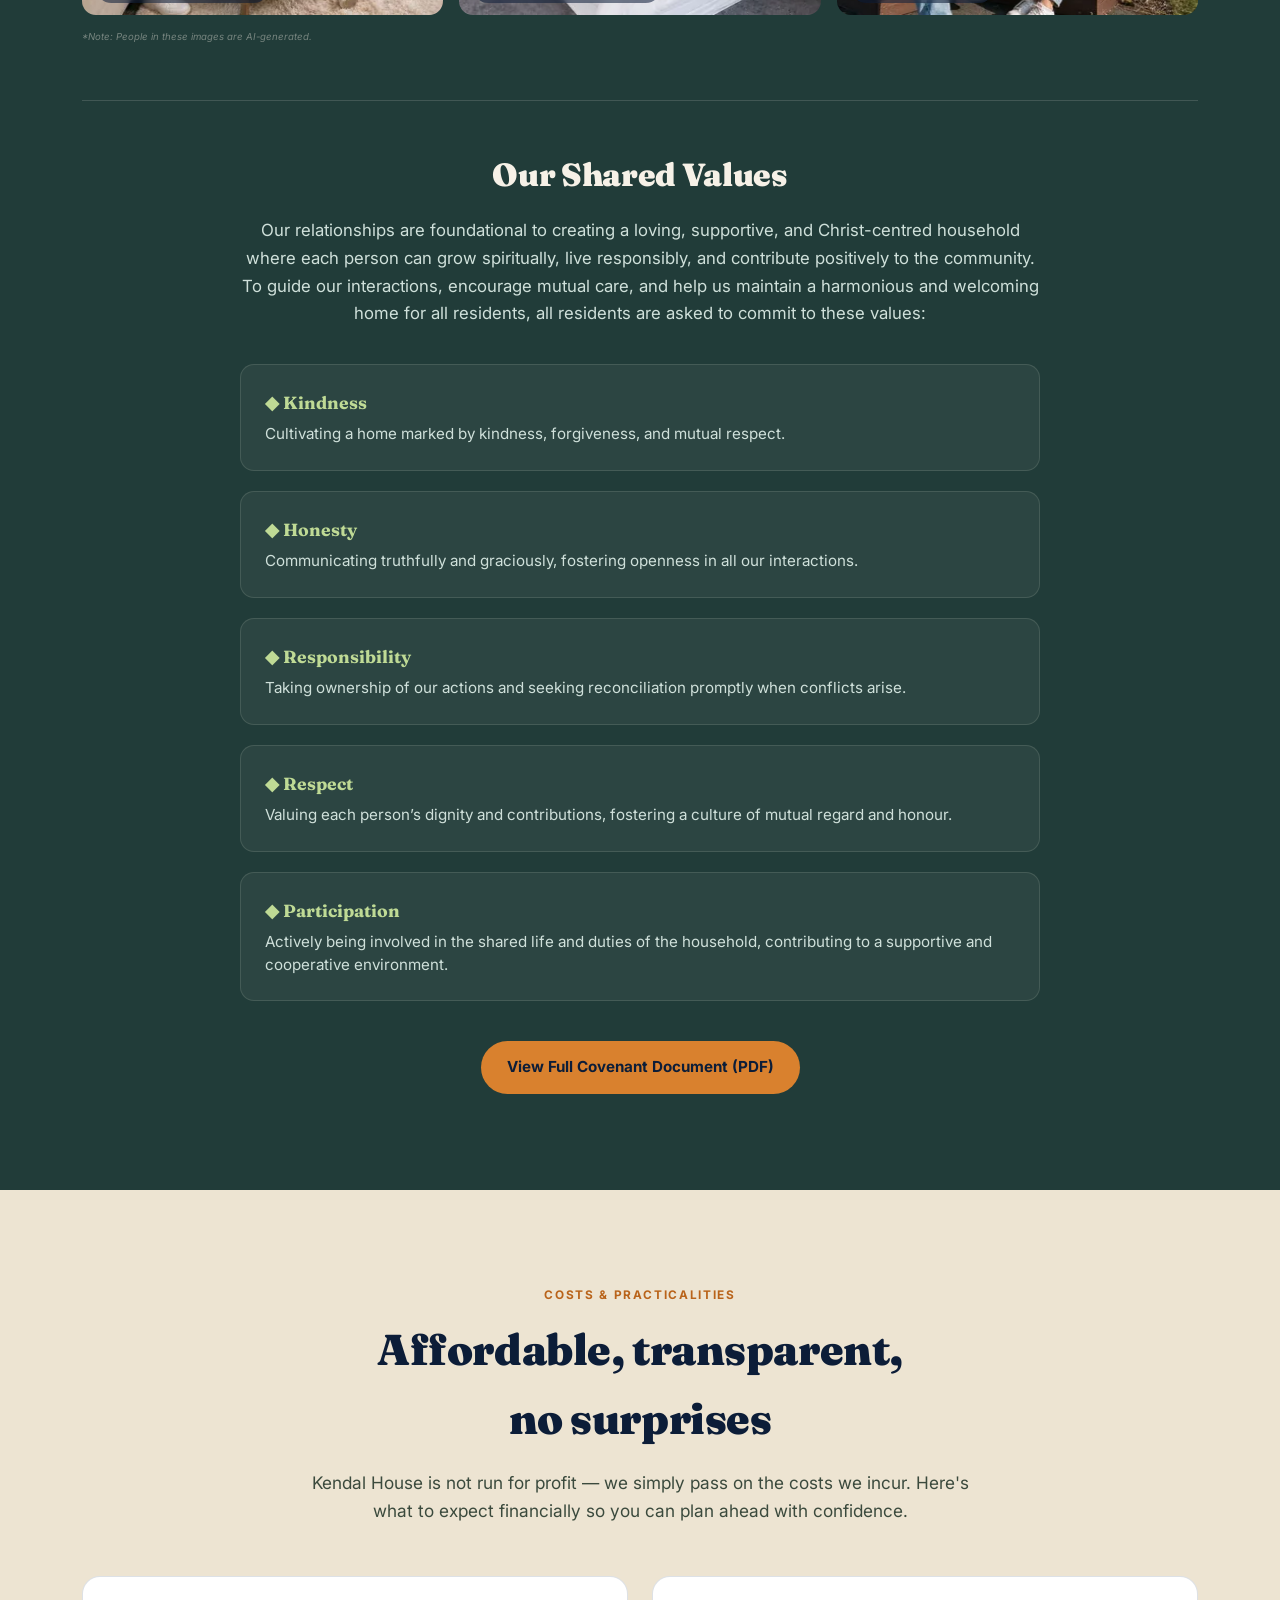
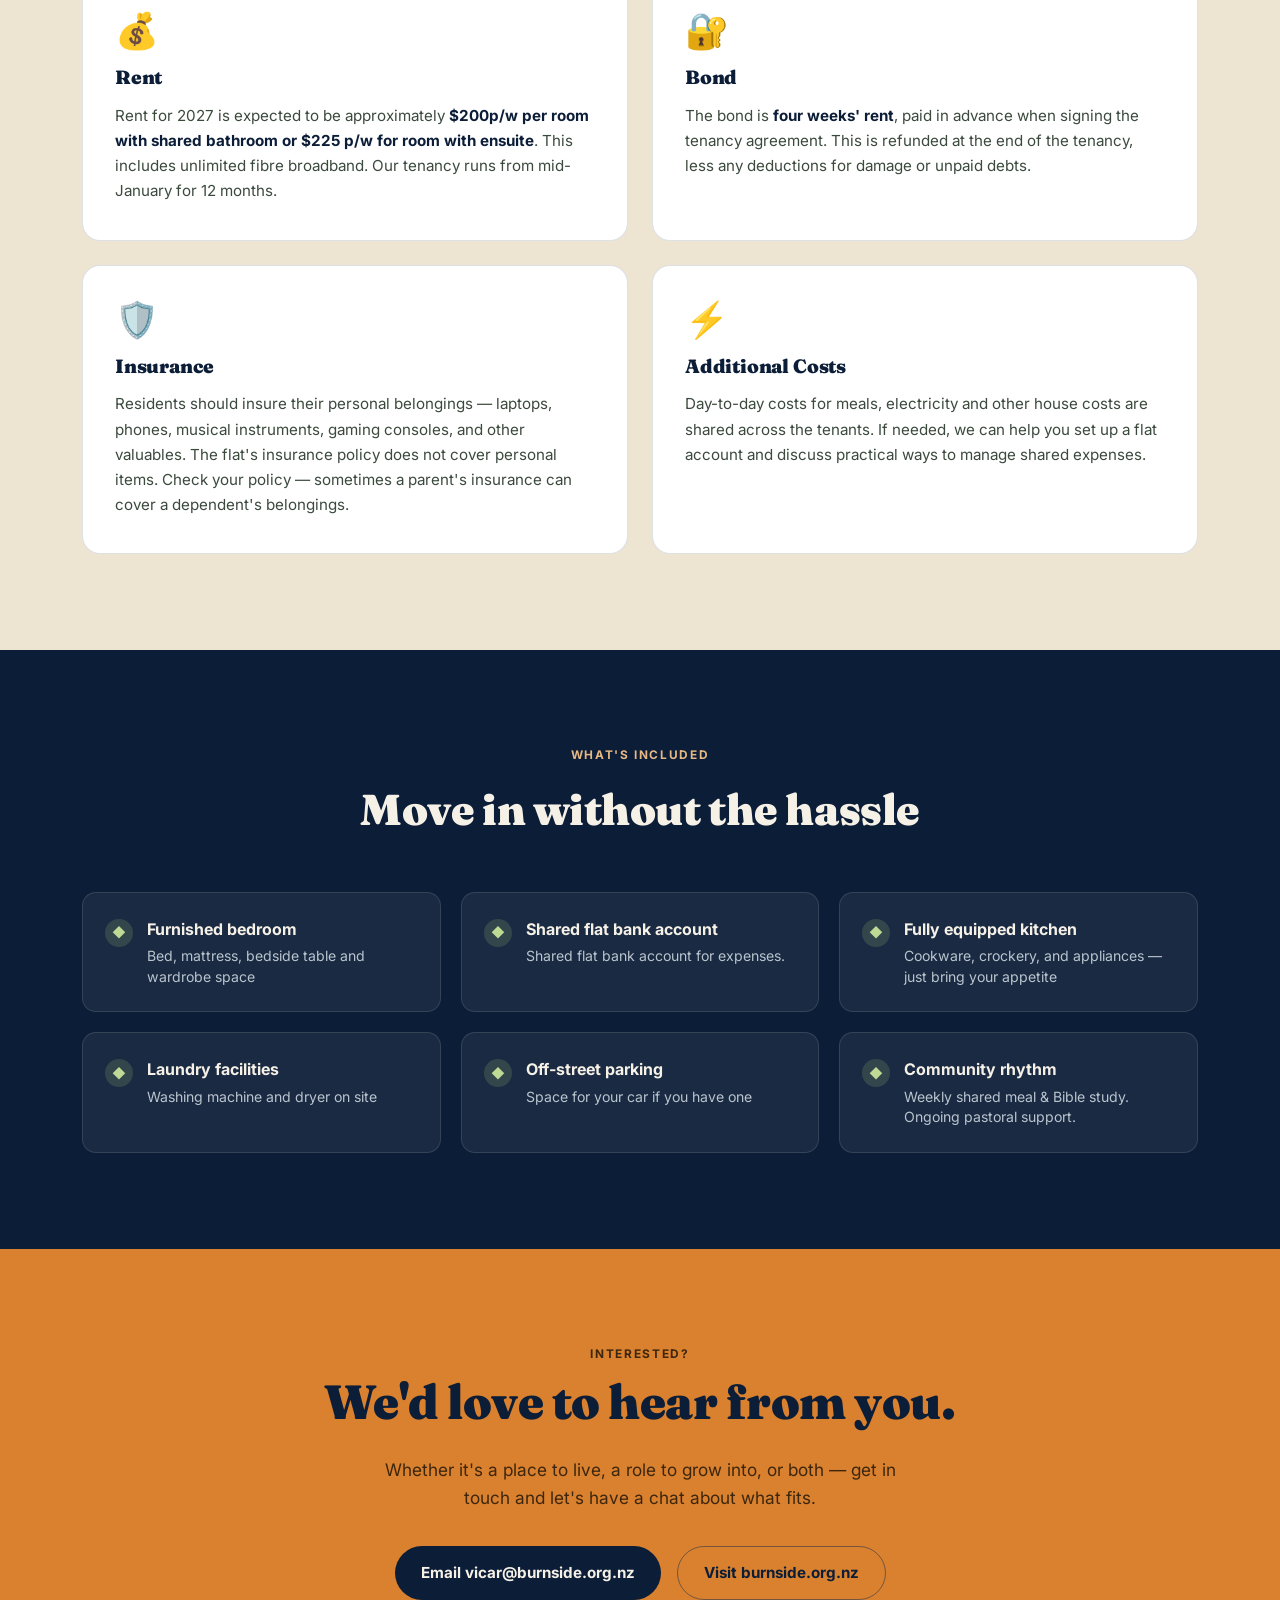
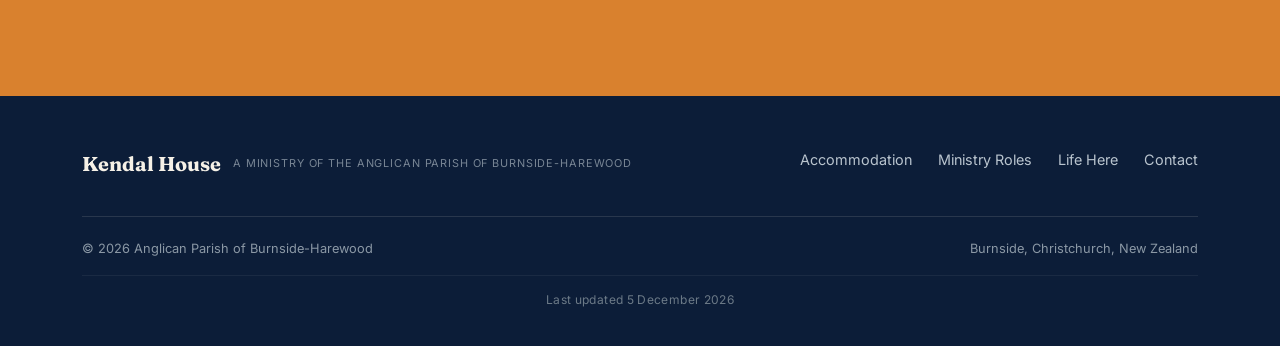
<file: accommodation.html>
<!DOCTYPE html>
<html lang="en-NZ">
<head>
<!-- Google tag (gtag.js) -->
<script async src="https://www.googletagmanager.com/gtag/js?id=G-FQ2ZT5MS7Y"></script>
<script>
  window.dataLayer = window.dataLayer || [];
  function gtag(){dataLayer.push(arguments);}
  gtag('js', new Date());

  gtag('config', 'G-FQ2ZT5MS7Y');
</script>
<meta charset="UTF-8">
<meta name="viewport" content="width=device-width, initial-scale=1.0">
<meta name="robots" content="index, follow, max-image-preview:large, max-snippet:-1, max-video-preview:-1">
<title>Christian Student Accommodation Christchurch | Kendal House</title>
<meta name="description" content="Affordable Christian student accommodation and flatting for university students and young adults in Christchurch. Live in a supportive, faith-filled community.">
<link rel="canonical" href="https://kendalhouse.nz/accommodation.html">
<link rel="dns-prefetch" href="https://www.googletagmanager.com">

<!-- Local Geo Tags -->
<meta name="geo.region" content="NZ-CAN">
<meta name="geo.placename" content="Burnside, Christchurch">
<meta name="geo.position" content="-43.4978;172.5727">
<meta name="ICBM" content="-43.4978, 172.5727">

<!-- Open Graph -->
<meta property="og:type" content="website">
<meta property="og:title" content="Christian Student Accommodation Christchurch | Kendal House">
<meta property="og:description" content="Affordable Christian student accommodation and flatting for university students and young adults in Christchurch. Live in a supportive, faith-filled community.">
<meta property="og:url" content="https://kendalhouse.nz/accommodation.html">
<meta property="og:image" content="https://kendalhouse.nz/assets/housemates-chatting-front-deck.webp">
<meta property="og:locale" content="en_NZ">
<meta property="og:site_name" content="Kendal House">

<!-- Twitter Card -->
<meta name="twitter:card" content="summary_large_image">
<meta name="twitter:title" content="Christian Student Accommodation Christchurch | Kendal House">
<meta name="twitter:description" content="Affordable Christian student accommodation and flatting for university students and young adults in Christchurch. Live in a supportive, faith-filled community.">
<meta name="twitter:image" content="https://kendalhouse.nz/assets/housemates-chatting-front-deck.webp">

<!-- Favicon -->
<link rel="icon" type="image/svg+xml" href="favicon.svg?v=5">
<link rel="icon" type="image/png" sizes="32x32" href="favicon.png?v=5">
<link rel="icon" href="favicon.ico?v=5" sizes="any">
<link rel="apple-touch-icon" sizes="180x180" href="apple-touch-icon.png?v=5">

<link rel="preconnect" href="https://fonts.googleapis.com">
<link rel="preconnect" href="https://fonts.gstatic.com" crossorigin>
<link href="https://fonts.googleapis.com/css2?family=Fraunces:ital,opsz,wght@0,9..144,400;0,9..144,600;0,9..144,700;0,9..144,900;1,9..144,500&family=Caveat:wght@500;600&family=Inter:wght@400;500;600;700&display=swap" rel="stylesheet">
<link rel="stylesheet" href="style.css">

<!-- Structured Data -->
<script type="application/ld+json">
[
  {
    "@context": "https://schema.org",
    "@type": "LodgingBusiness",
    "name": "Kendal House",
    "description": "Affordable, intentional Christian accommodation for young adults, University of Canterbury (UC) and Laidlaw College students in Burnside, Christchurch.",
    "url": "https://kendalhouse.nz/accommodation.html",
    "address": {
      "@type": "PostalAddress",
      "streetAddress": "38 Kendal Avenue",
      "addressLocality": "Burnside",
      "addressRegion": "Canterbury",
      "postalCode": "8053",
      "addressCountry": "NZ"
    },
    "geo": {
      "@type": "GeoCoordinates",
      "latitude": -43.4978,
      "longitude": 172.5727
    },
    "priceRange": "$200–$225 per week",
    "numberOfRooms": 4,
    "amenityFeature": [
      { "@type": "LocationFeatureSpecification", "name": "Fibre Broadband Wi-Fi", "value": true },
      { "@type": "LocationFeatureSpecification", "name": "Fully Equipped Kitchen & Dishwasher", "value": true },
      { "@type": "LocationFeatureSpecification", "name": "Log Burner Fireplace", "value": true },
      { "@type": "LocationFeatureSpecification", "name": "Off-Street Parking", "value": true },
      { "@type": "LocationFeatureSpecification", "name": "Bus Routes to University of Canterbury (UC) & City", "value": true },
      { "@type": "LocationFeatureSpecification", "name": "5 Min Drive to Laidlaw College", "value": true }
    ]
  },
  {
    "@context": "https://schema.org",
    "@type": "BreadcrumbList",
    "itemListElement": [
      {
        "@type": "ListItem",
        "position": 1,
        "name": "Home",
        "item": "https://kendalhouse.nz/"
      },
      {
        "@type": "ListItem",
        "position": 2,
        "name": "Accommodation",
        "item": "https://kendalhouse.nz/accommodation.html"
      }
    ]
  }
]
</script>
</head>
<body>

<header>
  <div class="wrap nav">
    <a class="brand" href="index.html" style="text-decoration:none;">
      <picture><source srcset="assets/parish-logo.webp" type="image/webp"><img class="brand-mark" src="assets/parish-logo.png" alt="Anglican Parish of Burnside-Harewood logo"></picture>
    </a>
    <button class="nav-toggle" aria-label="Toggle navigation menu" aria-expanded="false" aria-controls="primary-menu">
      <span class="hamburger-bar"></span>
      <span class="hamburger-bar"></span>
      <span class="hamburger-bar"></span>
    </button>
    <nav class="links" id="primary-menu">
      <a href="index.html">Home</a>
      <a href="accommodation.html">Accommodation</a>
      <a href="roles.html">Ministry Roles</a>
      <a href="accommodation.html#life">Life Here</a>
      <a class="mobile-cta" href="index.html#contact">Get in touch</a>
    </nav>
    <a class="nav-cta" href="index.html#contact">Get in touch</a>
  </div>
</header>

<main>

<!-- ====== Sub-page Header ====== -->
<section class="subpage-header">
  <div class="wrap subpage-hero-grid">
    <div class="subpage-hero-text">
      <div class="eyebrow">Accommodation · Burnside, Christchurch</div>
      <h1>Your home at Kendal House</h1>
      <p>A warm, well-kept brick home with room to live, study, and grow — close to St Timothy's Church. <br>Affordable, intentional, and built for community.</p>
    </div>
    <div class="subpage-hero-photo">
      <img src="assets/shared-dinner-kendal-house.webp" alt="Housemates sharing dinner together at Kendal House" fetchpriority="high" decoding="async" srcset="assets/shared-dinner-kendal-house-400.webp 400w, assets/shared-dinner-kendal-house-800.webp 800w, assets/shared-dinner-kendal-house-1200.webp 1200w, assets/shared-dinner-kendal-house.webp 1400w" sizes="(max-width: 640px) calc(100vw - 40px), (max-width: 860px) calc(100vw - 64px), (max-width: 1180px) calc((100vw - 112px) / 2), 534px" width="1400" height="931">
      <div class="photo-caption">Shared meals, every week</div>
    </div>
  </div>
</section>

<!-- ====== Applications banner ====== -->
<section class="applications-banner" aria-label="2027 accommodation applications">
  <div class="wrap">
    <p>Applications for 2027 now open</p>
  </div>
</section>

<!-- ====== At a glance ====== -->
<section class="accom-glance">
  <div class="wrap">
    <div class="lead-block center" style="margin:0 auto;">
      <div class="eyebrow center">At a glance</div>
      <h2>Everything you need, <br>nothing you don't</h2>
      <p>Kendal House offers affordable Christian student accommodation and flatting for university students and young adults in Burnside, Christchurch. Enjoy supportive, faith-filled community living in a spacious four-bedroom home, with easy access to the University of Canterbury and Laidlaw College.</p>
    </div>
    <div class="glance-grid">
      <div class="glance-card">
        <div class="glance-icon"><svg class="glance-svg-icon" viewBox="0 0 24 24" width="28" height="28" fill="none" stroke="currentColor" stroke-width="2" stroke-linecap="round" stroke-linejoin="round"><path d="M2 4v16M2 8h18a2 2 0 0 1 2 2v10M2 17h20M6 8v9M6 12h12"/></svg></div>
        <h4>4 Bedrooms</h4>
        <p>Comfortable double rooms, with storage, and natural light</p>
      </div>
      <div class="glance-card">
        <div class="glance-icon"><svg class="glance-svg-icon" viewBox="0 0 24 24" width="28" height="28" fill="none" stroke="currentColor" stroke-width="2" stroke-linecap="round" stroke-linejoin="round"><path d="M17 21v-2a4 4 0 0 0-4-4H5a4 4 0 0 0-4 4v2"/><circle cx="9" cy="7" r="4"/><path d="M23 21v-2a4 4 0 0 0-3-3.87"/><path d="M16 3.13a4 4 0 0 1 0 7.75"/></svg></div>
        <h4>Christian Community</h4>
        <p>Live alongside others who share your faith — growing together in an intentional household</p>
      </div>
      <div class="glance-card">
        <div class="glance-icon"><svg class="glance-svg-icon" viewBox="0 0 24 24" width="28" height="28" fill="none" stroke="currentColor" stroke-width="2" stroke-linecap="round" stroke-linejoin="round"><path d="M14 2H6a2 2 0 0 0-2 2v16a2 2 0 0 0 2 2h12a2 2 0 0 0 2-2V8z"/><polyline points="14 2 14 8 20 8"/><line x1="16" y1="13" x2="8" y2="13"/><line x1="16" y1="17" x2="8" y2="17"/><polyline points="10 9 9 9 8 9"/></svg></div>
        <h4>Shared Covenant</h4>
        <p>A shared commitment to directing life together — rhythms, respect, and Christ at the centre</p>
      </div>
      <div class="glance-card">
        <div class="glance-icon"><svg class="glance-svg-icon" viewBox="0 0 24 24" width="28" height="28" fill="none" stroke="currentColor" stroke-width="2" stroke-linecap="round" stroke-linejoin="round"><rect x="3" y="3" width="18" height="15" rx="2"/><path d="M3 9h18"/><path d="M8 18v3"/><path d="M16 18v3"/><circle cx="7.5" cy="14.5" r="1.5"/><circle cx="16.5" cy="14.5" r="1.5"/></svg></div>
        <h4>Great Location</h4>
        <p>Easy bus access to UC, Ara &amp; the city, close to Laidlaw College, next to St Timothy's</p>
      </div>
      <div class="glance-card">
        <div class="glance-icon"><svg class="glance-svg-icon" viewBox="0 0 24 24" width="28" height="28" fill="none" stroke="currentColor" stroke-width="2" stroke-linecap="round" stroke-linejoin="round"><path d="M12 2v20M17 5H9.5a3.5 3.5 0 0 0 0 7h5a3.5 3.5 0 0 1 0 7H6"/></svg></div>
        <h4>Well Priced <br>$200-$225/wk</h4>
        <p>Affordable Christian accommodation, including fibre internet</p>
      </div>
      <div class="glance-card">
        <div class="glance-icon"><svg class="glance-svg-icon" viewBox="0 0 24 24" width="28" height="28" fill="none" stroke="currentColor" stroke-width="2" stroke-linecap="round" stroke-linejoin="round"><path d="M18 22V10l-6-5-6 5v12h12z"/><path d="M12 2v3M10 3.5h4"/><path d="M10 22v-5a2 2 0 0 1 4 0v5"/></svg></div>
        <h4>Church Next Door</h4>
        <p>With only the vicarage between Kendal House and St Timothy's, it's a very quick walk to church.</p>
      </div>
    </div>
  </div>
</section>

<!-- ====== House Tour ====== -->
<section class="accom-tour" id="tour">
  <div class="wrap">
    <div class="lead-block">
      <div class="eyebrow">Take a look inside</div>
      <h2>A house that's ready for you</h2>
      <p>Kendal House is a character brick home with modern comforts. Here's what you'll find when you step through the door.</p>
        <ul class="tour-features">
          <li>4 Bedrooms</li>
          <li>2 Bathrooms</li>
          <li>2 Car Garage</li>
          <li>190m2 House</li>
          <li>Sorry, NO Pets</li>
          <li>728m2 easy care section</li>
        </ul>
    </div>

    <!-- Living Room -->
    <div class="tour-row">
      <div class="tour-photo">
        <img src="assets/lounge.webp" alt="Kendal House spacious living room with comfortable sofas" loading="lazy" decoding="async" srcset="assets/lounge-400.webp 400w, assets/lounge-800.webp 800w, assets/lounge.webp 1000w" sizes="(max-width: 640px) calc(100vw - 40px), (max-width: 860px) calc(100vw - 64px), (max-width: 1180px) calc((100vw - 112px) / 2), 534px" width="1000" height="750">
      </div>
      <div class="tour-text">
        <span class="tour-label">The Lounge</span>
        <h3>Warm, welcoming, and made for gathering</h3>
        <p>The heart of Kendal House. A spacious living room with comfortable sofas and plenty of natural light. This is where Bible studies happen, where movie nights unfold, and where you'll find someone to chat with at the end of a long day.</p>
        <ul class="tour-features">
          <li>Comfortable lounge seating</li>
          <li>Large windows with natural light</li>
          <li>Open-plan flow between living areas</li>
          <li>Furnished (Note: pictured furniture from marketing photo's; actual furniture is different)</li>
        </ul>
      </div>
    </div>

    <!-- Bedroom -->
    <div class="tour-row tour-row-reverse">
      <div class="tour-photo">
        <img src="assets/bedroom.webp" alt="A beautifully presented bedroom at Kendal House with double bed" loading="lazy" decoding="async" srcset="assets/bedroom-400.webp 400w, assets/bedroom-800.webp 800w, assets/bedroom.webp 1000w" sizes="(max-width: 640px) calc(100vw - 40px), (max-width: 860px) calc(100vw - 64px), (max-width: 1180px) calc((100vw - 112px) / 2), 534px" width="1000" height="750">
      </div>
      <div class="tour-text">
        <span class="tour-label">Your Room</span>
        <h3>Your own space to rest and recharge</h3>
        <p>Each bedroom at Kendal House is a generous, private space — big enough for a double bed, study desk, and armchair. Natural light, and a calm, inviting feel. Your room is yours to make your own.</p>
        <ul class="tour-features">
          <li>Bed and desk provided</li>
          <li>Space for your favourite teddy bear</li>
          <li>Plenty of natural light</li>
          <li>Curtains and carpet throughout</li>
        </ul>
      </div>
    </div>

    <!-- Kitchen -->
    <div class="tour-row">
      <div class="tour-photo">
        <img src="assets/kitchen.webp" alt="Spacious modern kitchen at Kendal House with double oven" loading="lazy" decoding="async" srcset="assets/kitchen-400.webp 400w, assets/kitchen-800.webp 800w, assets/kitchen.webp 1000w" sizes="(max-width: 640px) calc(100vw - 40px), (max-width: 860px) calc(100vw - 64px), (max-width: 1180px) calc((100vw - 112px) / 2), 534px" width="1000" height="750">
      </div>
      <div class="tour-text">
        <span class="tour-label">The Kitchen</span>
        <h3>A proper kitchen for proper meals</h3>
        <p>No tiny kitchenette here. Kendal House has a full-size kitchen with cooking, a double oven, microwave, dishwasher, and plenty of bench and storage space. A cosy log burner in the adjoining dining area keeps the whole space warm through winter. Whether you're cooking solo or preparing a shared flat dinner, there's room for everyone.</p>
        <ul class="tour-features">
          <li>Double wall oven & stove top</li>
          <li>Dishwasher &amp; microwave</li>
          <li>Log burner in dining area</li>
          <li>Generous bench space &amp; storage</li>
          <li>Tiled floors for easy cleaning</li>
          <li>Kitchen fully equipped ready to use</li>
        </ul>
      </div>
    </div>

    <!-- Exterior / Location -->
    <div class="tour-row tour-row-reverse">
      <div class="tour-photo">
        <img src="assets/exterior.webp" alt="Front view of Kendal House, a classic Christchurch brick bungalow" loading="lazy" decoding="async" srcset="assets/exterior-400.webp 400w, assets/exterior-800.webp 800w, assets/exterior.webp 1000w" sizes="(max-width: 640px) calc(100vw - 40px), (max-width: 860px) calc(100vw - 64px), (max-width: 1180px) calc((100vw - 112px) / 2), 534px" width="1000" height="750">
      </div>
      <div class="tour-text">
        <span class="tour-label">The House</span>
        <h3>Classic character, solid and warm</h3>
        <p>Kendal House is a well-maintained 1960s brick bungalow on an easy care section. Off-street parking, a tidy garden, and that solid brick warmth that newer builds just can't match. It's right next door to St Timothy's — you'll walk to church in under a minute.</p>
        <ul class="tour-features">
          <li>Solid brick construction</li>
          <li>Off-street parking</li>
          <li>Garden &amp; outdoor area</li>
          <li>Double Garage</li>
        </ul>
      </div>
    </div>
  </div>
</section>

<!-- ====== Life at Kendal House (Gallery) ====== -->
<section class="gallery-section accom-life" id="life">
  <div class="wrap">
    <div class="gallery-head">
      <div class="lead-block">
        <div class="eyebrow">Life at Kendal House</div>
        <h2>More than flatmates — <br>a community</h2>
        <p>Kendal House isn't just about having a roof over your head. It's about doing life together — shared meals, Bible study, movie nights, and genuine friendship rooted in faith. Central to this is our shared covenant that guides our life together and outlines our core house values and expected behaviours.</p>
      </div>
    </div>
    <div class="gallery-grid three-col">
      <figure><img src="assets/bible-study-kendal-house-lounge.webp" alt="Housemates reading the Bible together in the living room" loading="lazy" decoding="async" srcset="assets/bible-study-kendal-house-lounge-400.webp 400w, assets/bible-study-kendal-house-lounge-800.webp 800w, assets/bible-study-kendal-house-lounge-1200.webp 1200w, assets/bible-study-kendal-house-lounge.webp 1400w" sizes="(max-width: 640px) calc(100vw - 40px), (max-width: 1180px) calc((100vw - 96px) / 3), 362px" width="1400" height="931"><figcaption>Faith, lived out together</figcaption></figure>
      <figure><img src="assets/resident-reading-kendal-house.webp" alt="A resident relaxing and reading in her room at Kendal House" loading="lazy" decoding="async" srcset="assets/resident-reading-kendal-house-400.webp 400w, assets/resident-reading-kendal-house-800.webp 800w, assets/resident-reading-kendal-house-1200.webp 1200w, assets/resident-reading-kendal-house.webp 1400w" sizes="(max-width: 640px) calc(100vw - 40px), (max-width: 1180px) calc((100vw - 96px) / 3), 362px" width="1400" height="931"><figcaption>Your own space to unwind</figcaption></figure>
      <figure><img src="assets/housemates-chatting-front-deck.webp" alt="Kendal House housemates chatting together on the front deck" loading="lazy" decoding="async" srcset="assets/housemates-chatting-front-deck-400.webp 400w, assets/housemates-chatting-front-deck-800.webp 800w, assets/housemates-chatting-front-deck-1200.webp 1200w, assets/housemates-chatting-front-deck.webp 1537w" sizes="(max-width: 640px) calc(100vw - 40px), (max-width: 1180px) calc((100vw - 96px) / 3), 362px" width="1537" height="1023"><figcaption>Home is the people</figcaption></figure>
    </div>
    <p class="image-disclaimer">*Note: People in these images are AI-generated.</p>

    <!-- ====== Our Shared Values ====== -->
    <div class="values-block">
      <div style="max-width:800px; margin:0 auto;">
        <h3 style="color:var(--cream); font-family:'Fraunces',serif; font-size:2rem; margin-bottom:16px; text-align:center;">Our Shared Values</h3>
        <p style="color:#CFE0DA; font-size:1.05rem; line-height:1.65; margin-bottom:36px; text-align:center;">
          Our relationships are foundational to creating a loving, supportive, and Christ-centred household where each person can grow spiritually, live responsibly, and contribute positively to the community. To guide our interactions, encourage mutual care, and help us maintain a harmonious and welcoming home for all residents, all residents are asked to commit to these values:
        </p>
        
        <div class="values-list">
          <div class="value-card">
            <strong>◆ Kindness</strong>
            <p>Cultivating a home marked by kindness, forgiveness, and mutual respect.</p>
          </div>
          <div class="value-card">
            <strong>◆ Honesty</strong>
            <p>Communicating truthfully and graciously, fostering openness in all our interactions.</p>
          </div>
          <div class="value-card">
            <strong>◆ Responsibility</strong>
            <p>Taking ownership of our actions and seeking reconciliation promptly when conflicts arise.</p>
          </div>
          <div class="value-card">
            <strong>◆ Respect</strong>
            <p>Valuing each person’s dignity and contributions, fostering a culture of mutual regard and honour.</p>
          </div>
          <div class="value-card">
            <strong>◆ Participation</strong>
            <p>Actively being involved in the shared life and duties of the household, contributing to a supportive and cooperative environment.</p>
          </div>
        </div>

        <div class="covenant-cta">
          <a class="btn" href="assets/Covenant-of-Community-Life.pdf" target="_blank">View Full Covenant Document (PDF)</a>
        </div>
      </div>
    </div>
  </div>
</section>

<!-- ====== Costs & Practicalities ====== -->
<section class="accom-costs" id="costs">
  <div class="wrap">
    <div class="lead-block center" style="margin:0 auto;">
      <div class="eyebrow center">Costs &amp; Practicalities</div>
      <h2>Affordable, transparent, <br>no surprises</h2>
      <p>Kendal House is not run for profit — we simply pass on the costs we incur. Here's what to expect financially so you can plan ahead with confidence.</p>
    </div>
    <div class="costs-grid">

      <div class="cost-card">
        <div class="cost-icon">💰</div>
        <h4>Rent</h4>
        <p>Rent for 2027 is expected to be approximately <strong>$200p/w per room with shared bathroom or $225 p/w for room with ensuite</strong>. This includes unlimited fibre broadband. Our tenancy runs from mid-January for 12 months.</p>
      </div>

      <div class="cost-card">
        <div class="cost-icon">🔐</div>
        <h4>Bond</h4>
        <p>The bond is <strong>four weeks' rent</strong>, paid in advance when signing the tenancy agreement. This is refunded at the end of the tenancy, less any deductions for damage or unpaid debts.</p>
      </div>

      <div class="cost-card">
        <div class="cost-icon">🛡️</div>
        <h4>Insurance</h4>
        <p>Residents should insure their personal belongings — laptops, phones, musical instruments, gaming consoles, and other valuables. The flat's insurance policy does not cover personal items. Check your policy — sometimes a parent's insurance can cover a dependent's belongings.</p>
      </div>

      <div class="cost-card">
        <div class="cost-icon">⚡</div>
        <h4>Additional Costs</h4>
        <p>Day-to-day costs for meals, electricity and other house costs are shared across the tenants. If needed, we can help you set up a flat account and discuss practical ways to manage shared expenses.</p>
      </div>

    </div>
  </div>
</section>

<!-- ====== What's included ====== -->
<section class="accom-included">
  <div class="wrap">
    <div class="lead-block center" style="margin:0 auto;">
      <div class="eyebrow center">What's included</div>
      <h2>Move in without the hassle</h2>
    </div>
    <div class="included-grid">
      <div class="included-item">
        <span class="included-check">◆</span>
        <div>
          <strong>Furnished bedroom</strong>
          <p>Bed, mattress, bedside table and wardrobe space</p>
        </div>
      </div>
      <div class="included-item">
        <span class="included-check">◆</span>
        <div>
          <strong>Shared flat bank account</strong>
          <p>Shared flat bank account for expenses.</p>
        </div>
      </div>
      <div class="included-item">
        <span class="included-check">◆</span>
        <div>
          <strong>Fully equipped kitchen</strong>
          <p>Cookware, crockery, and appliances — just bring your appetite</p>
        </div>
      </div>
      <div class="included-item">
        <span class="included-check">◆</span>
        <div>
          <strong>Laundry facilities</strong>
          <p>Washing machine and dryer on site</p>
        </div>
      </div>
      <div class="included-item">
        <span class="included-check">◆</span>
        <div>
          <strong>Off-street parking</strong>
          <p>Space for your car if you have one</p>
        </div>
      </div>
      <div class="included-item">
        <span class="included-check">◆</span>
        <div>
          <strong>Community rhythm</strong>
          <p>Weekly shared meal & Bible study. Ongoing pastoral support.</p>
        </div>
      </div>
    </div>
  </div>
</section>

<!-- ====== CTA / Contact ====== -->
<section class="cta-final" id="contact">
  <div class="wrap">
    <div class="eyebrow" style="color:#3E260E;">Interested?</div>
    <h2>We'd love to hear from you.</h2>
    <p>Whether it's a place to live, a role to grow into, or both — get in touch and let's have a chat about what fits.</p>
    <div class="contact-row">
      <a class="btn btn-primary" href="mailto:vicar@burnside.org.nz">Email vicar@burnside.org.nz</a>
      <a class="btn btn-ghost" href="https://www.burnside.org.nz">Visit burnside.org.nz</a>
    </div>
  </div>
</section>

</main>

<footer>
  <div class="wrap">
    <div class="footer-grid">
      <div class="brand">Kendal House<br><small style="font-family:'Inter',sans-serif; font-weight:400; color:#8B98A5;">A ministry of the Anglican Parish of Burnside-Harewood</small></div>
      <div class="foot-links">
        <a href="accommodation.html">Accommodation</a>
        <a href="roles.html">Ministry Roles</a>
        <a href="accommodation.html#life">Life Here</a>
        <a href="index.html#contact">Contact</a>
      </div>
    </div>
    <div class="footer-bottom">
      <span>© 2026 Anglican Parish of Burnside-Harewood</span>
      <span>Burnside, Christchurch, New Zealand</span>
    </div>
    <div class="footer-version">
      <span id="last-updated">Last updated 14 September 2026</span>
    </div>
  </div>
</footer>

<script>
  document.addEventListener('DOMContentLoaded', function () {
    // Dynamic Last Modified Date
    try {
      if (document.lastModified) {
        var lastMod = new Date(document.lastModified);
        if (!isNaN(lastMod.getTime()) && lastMod.getFullYear() > 2020) {
          var formatted = lastMod.toLocaleDateString('en-NZ', {
            day: 'numeric',
            month: 'long',
            year: 'numeric'
          });
          var elem = document.getElementById('last-updated');
          if (elem) elem.textContent = 'Last updated ' + formatted;
        }
      }
    } catch (e) {}

    var toggle = document.querySelector('.nav-toggle');
    var navLinks = document.querySelector('nav.links');
    if (!toggle || !navLinks) return;

    toggle.addEventListener('click', function (e) {
      e.stopPropagation();
      var isExpanded = toggle.getAttribute('aria-expanded') === 'true';
      toggle.setAttribute('aria-expanded', !isExpanded);
      toggle.classList.toggle('active');
      navLinks.classList.toggle('open');
    });

    navLinks.querySelectorAll('a').forEach(function (link) {
      link.addEventListener('click', function () {
        toggle.setAttribute('aria-expanded', 'false');
        toggle.classList.remove('active');
        navLinks.classList.remove('open');
      });
    });

    document.addEventListener('click', function (e) {
      if (!toggle.contains(e.target) && !navLinks.contains(e.target)) {
        toggle.setAttribute('aria-expanded', 'false');
        toggle.classList.remove('active');
        navLinks.classList.remove('open');
      }
    });

    document.addEventListener('keydown', function (e) {
      if (e.key === 'Escape' && navLinks.classList.contains('open')) {
        toggle.setAttribute('aria-expanded', 'false');
        toggle.classList.remove('active');
        navLinks.classList.remove('open');
        toggle.focus();
      }
    });
  });
</script>
</body>
</html>
</file>
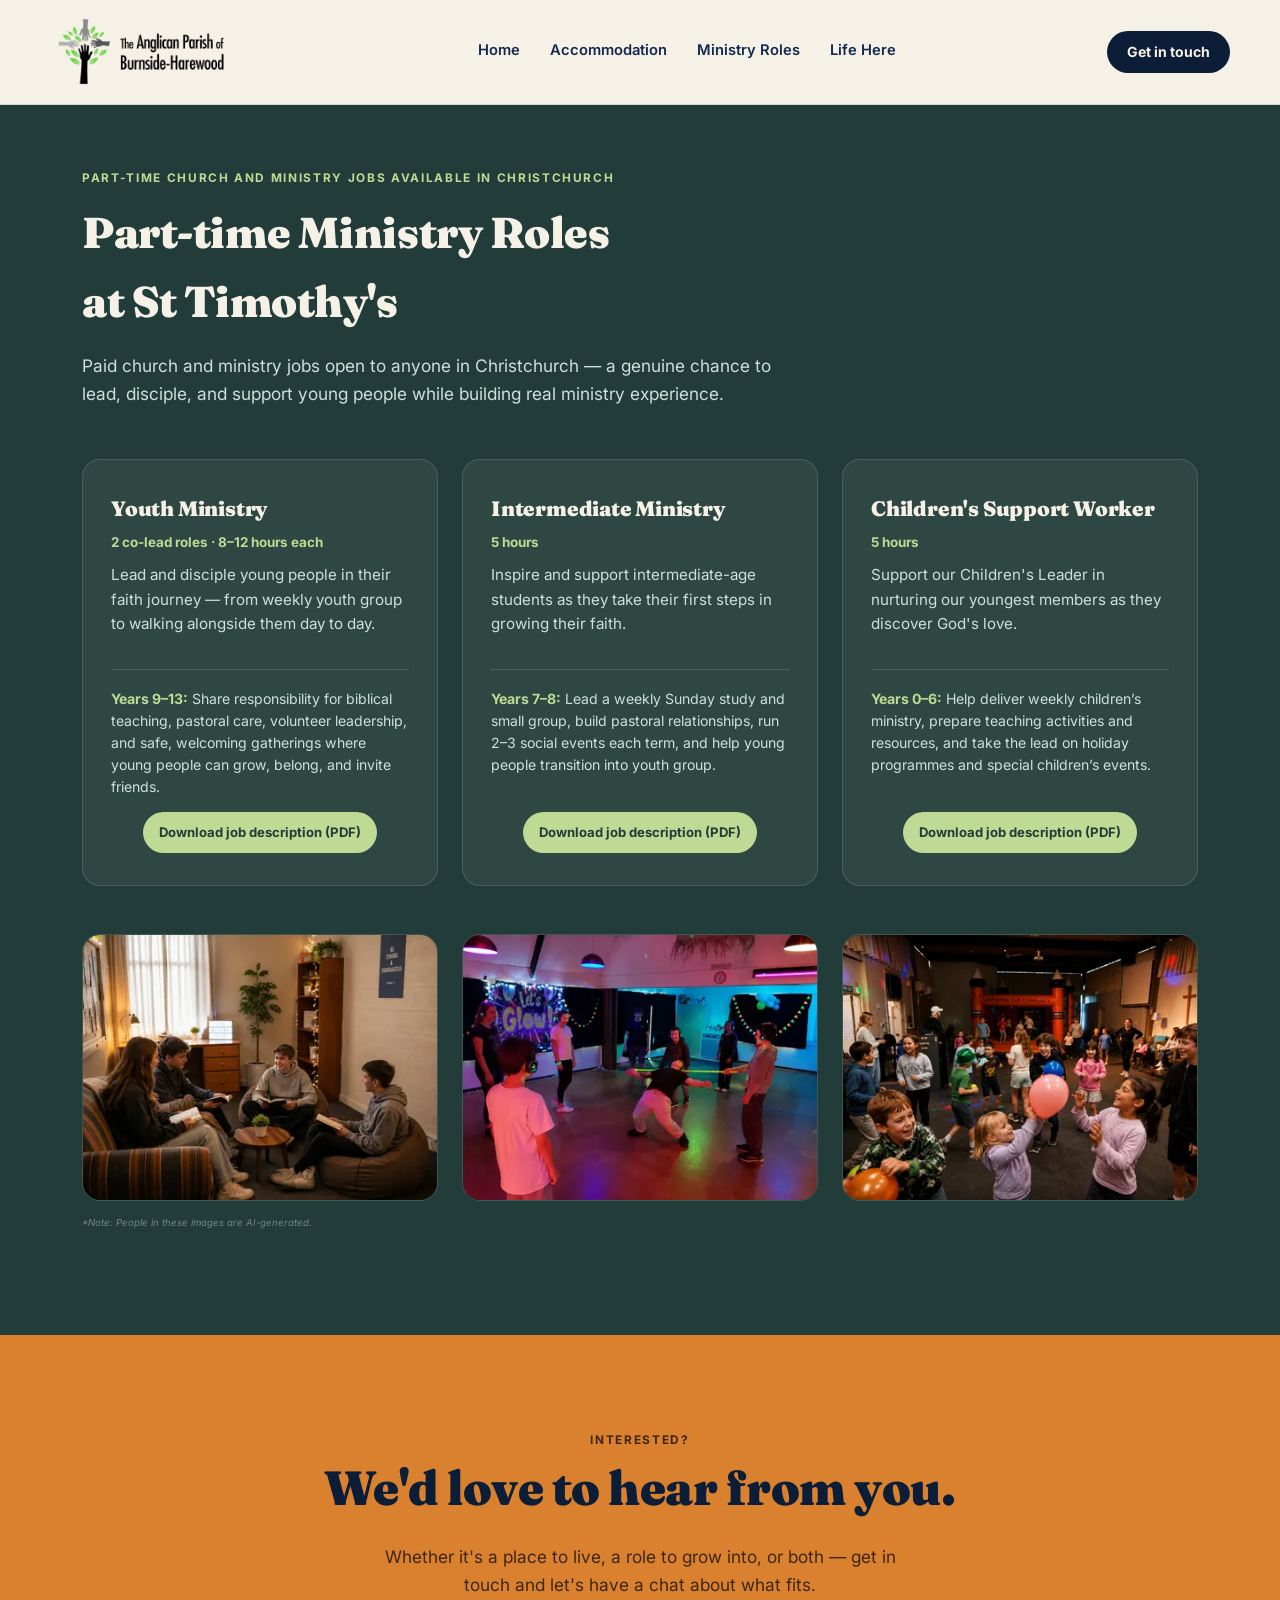
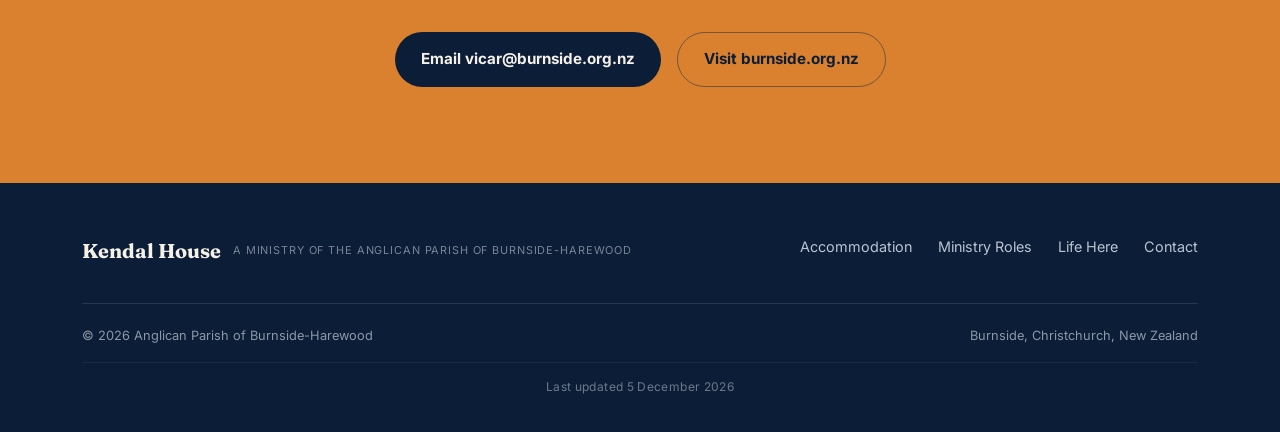
<file: roles.html>
<!DOCTYPE html>
<html lang="en-NZ">
<head>
<!-- Google tag (gtag.js) -->
<script async src="https://www.googletagmanager.com/gtag/js?id=G-FQ2ZT5MS7Y"></script>
<script>
  window.dataLayer = window.dataLayer || [];
  function gtag(){dataLayer.push(arguments);}
  gtag('js', new Date());

  gtag('config', 'G-FQ2ZT5MS7Y');
</script>
<meta charset="UTF-8">
<meta name="viewport" content="width=device-width, initial-scale=1.0">
<meta name="robots" content="index, follow, max-image-preview:large, max-snippet:-1, max-video-preview:-1">
<title>Part-time Church & Ministry Jobs Available in Christchurch — St Timothy's</title>
<meta name="description" content="Explore part-time church and ministry jobs available in Christchurch at St Timothy's Anglican Church, Burnside. Lead youth and children — with subsidised accommodation at Kendal House available.">
<link rel="canonical" href="https://kendalhouse.nz/roles.html">
<link rel="dns-prefetch" href="https://www.googletagmanager.com">

<!-- Local Geo Tags -->
<meta name="geo.region" content="NZ-CAN">
<meta name="geo.placename" content="Burnside, Christchurch">
<meta name="geo.position" content="-43.4978;172.5727">
<meta name="ICBM" content="-43.4978, 172.5727">

<!-- Open Graph -->
<meta property="og:type" content="website">
<meta property="og:title" content="Part-time Church & Ministry Jobs Available in Christchurch — St Timothy's">
<meta property="og:description" content="Part-time church and ministry jobs available in Christchurch at St Timothy's Anglican Church, Burnside. Lead, disciple, and serve with subsidised accommodation options.">
<meta property="og:url" content="https://kendalhouse.nz/roles.html">
<meta property="og:image" content="https://kendalhouse.nz/assets/youth-room-ministry.webp">
<meta property="og:locale" content="en_NZ">
<meta property="og:site_name" content="Kendal House">

<!-- Twitter Card -->
<meta name="twitter:card" content="summary_large_image">
<meta name="twitter:title" content="Part-time Church & Ministry Jobs Available in Christchurch — St Timothy's">
<meta name="twitter:description" content="Part-time church and ministry jobs available in Christchurch at St Timothy's Anglican Church in Burnside.">
<meta name="twitter:image" content="https://kendalhouse.nz/assets/youth-room-ministry.webp">

<!-- Favicon -->
<link rel="icon" type="image/svg+xml" href="favicon.svg?v=5">
<link rel="icon" type="image/png" sizes="32x32" href="favicon.png?v=5">
<link rel="icon" href="favicon.ico?v=5" sizes="any">
<link rel="apple-touch-icon" sizes="180x180" href="apple-touch-icon.png?v=5">

<link rel="preconnect" href="https://fonts.googleapis.com">
<link rel="preconnect" href="https://fonts.gstatic.com" crossorigin>
<link href="https://fonts.googleapis.com/css2?family=Fraunces:ital,opsz,wght@0,9..144,400;0,9..144,600;0,9..144,700;0,9..144,900;1,9..144,500&family=Caveat:wght@500;600&family=Inter:wght@400;500;600;700&display=swap" rel="stylesheet">
<link rel="stylesheet" href="style.css">

<!-- Structured Data -->
<script type="application/ld+json">
[
  {
    "@context": "https://schema.org",
    "@type": "JobPosting",
    "title": "Youth Ministry Co-Leader",
    "description": "Lead and disciple young people in their faith journey (Years 9–13) at St Timothy's Anglican Church, Burnside, Christchurch. Subsidised accommodation at Kendal House available.",
    "employmentType": "PART_TIME",
    "directApply": true,
    "hiringOrganization": {
      "@type": "Organization",
      "name": "Anglican Parish of Burnside-Harewood",
      "sameAs": "https://www.burnside.org.nz",
      "logo": "https://kendalhouse.nz/assets/parish-logo.png"
    },
    "jobLocation": {
      "@type": "Place",
      "address": {
        "@type": "PostalAddress",
        "streetAddress": "38 Kendal Avenue",
        "addressLocality": "Burnside",
        "addressRegion": "Canterbury",
        "postalCode": "8053",
        "addressCountry": "NZ"
      },
      "geo": {
        "@type": "GeoCoordinates",
        "latitude": -43.4978,
        "longitude": 172.5727
      }
    },
    "datePosted": "2026-01-01"
  },
  {
    "@context": "https://schema.org",
    "@type": "JobPosting",
    "title": "Intermediate Ministry Leader",
    "description": "Inspire and support intermediate-age students (Years 7–8) as they take their first steps in growing their faith at St Timothy's Anglican Church. Subsidised accommodation at Kendal House available.",
    "employmentType": "PART_TIME",
    "directApply": true,
    "hiringOrganization": {
      "@type": "Organization",
      "name": "Anglican Parish of Burnside-Harewood",
      "sameAs": "https://www.burnside.org.nz",
      "logo": "https://kendalhouse.nz/assets/parish-logo.png"
    },
    "jobLocation": {
      "@type": "Place",
      "address": {
        "@type": "PostalAddress",
        "streetAddress": "38 Kendal Avenue",
        "addressLocality": "Burnside",
        "addressRegion": "Canterbury",
        "postalCode": "8053",
        "addressCountry": "NZ"
      },
      "geo": {
        "@type": "GeoCoordinates",
        "latitude": -43.4978,
        "longitude": 172.5727
      }
    },
    "datePosted": "2026-01-01"
  },
  {
    "@context": "https://schema.org",
    "@type": "JobPosting",
    "title": "Children's Ministry Support Worker",
    "description": "Support the Children's Leader in nurturing young members (Years 0–6) as they discover God's love at St Timothy's Anglican Church. Subsidised accommodation at Kendal House available.",
    "employmentType": "PART_TIME",
    "directApply": true,
    "hiringOrganization": {
      "@type": "Organization",
      "name": "Anglican Parish of Burnside-Harewood",
      "sameAs": "https://www.burnside.org.nz",
      "logo": "https://kendalhouse.nz/assets/parish-logo.png"
    },
    "jobLocation": {
      "@type": "Place",
      "address": {
        "@type": "PostalAddress",
        "streetAddress": "38 Kendal Avenue",
        "addressLocality": "Burnside",
        "addressRegion": "Canterbury",
        "postalCode": "8053",
        "addressCountry": "NZ"
      },
      "geo": {
        "@type": "GeoCoordinates",
        "latitude": -43.4978,
        "longitude": 172.5727
      }
    },
    "datePosted": "2026-01-01"
  },
  {
    "@context": "https://schema.org",
    "@type": "BreadcrumbList",
    "itemListElement": [
      {
        "@type": "ListItem",
        "position": 1,
        "name": "Home",
        "item": "https://kendalhouse.nz/"
      },
      {
        "@type": "ListItem",
        "position": 2,
        "name": "Ministry Roles",
        "item": "https://kendalhouse.nz/roles.html"
      }
    ]
  }
]
</script>
</head>
<body>

<header>
  <div class="wrap nav">
    <a class="brand" href="index.html" style="text-decoration:none;">
      <picture><source srcset="assets/parish-logo.webp" type="image/webp"><img class="brand-mark" src="assets/parish-logo.png" alt="Anglican Parish of Burnside-Harewood logo"></picture>
    </a>
    <button class="nav-toggle" aria-label="Toggle navigation menu" aria-expanded="false" aria-controls="primary-menu">
      <span class="hamburger-bar"></span>
      <span class="hamburger-bar"></span>
      <span class="hamburger-bar"></span>
    </button>
    <nav class="links" id="primary-menu">
      <a href="index.html">Home</a>
      <a href="accommodation.html">Accommodation</a>
      <a href="roles.html">Ministry Roles</a>
      <a href="accommodation.html#life">Life Here</a>
      <a class="mobile-cta" href="index.html#contact">Get in touch</a>
    </nav>
    <a class="nav-cta" href="index.html#contact">Get in touch</a>
  </div>
</header>

<main>

<section class="roles" id="ministry-roles" style="padding-top:64px;">
  <div class="wrap">
    <div class="lead-block">
      <div class="eyebrow">Part-time church and ministry jobs available in Christchurch</div>
      <h1>Part-time Ministry Roles<br><span style="white-space:nowrap;">at St Timothy's</span></h1>
      <p>Paid church and ministry jobs open to anyone in Christchurch — a genuine chance to lead, disciple, and support young people while building real ministry experience.</p>
    </div>
    <div class="role-grid">
      <div class="role-card">
        <h4>Youth Ministry</h4>
        <span class="hours">2 co-lead roles · 8–12 hours each</span>
        <p>Lead and disciple young people in their faith journey — from weekly youth group to walking alongside them day to day.</p>
        <p class="role-summary"><strong>Years 9–13:</strong> Share responsibility for biblical teaching, pastoral care, volunteer leadership, and safe, welcoming gatherings where young people can grow, belong, and invite friends.</p>
        <a class="role-download" href="assets/2026-Youth-Leader-Job-Description.pdf" download>Download job description (PDF)</a>
      </div>
      <div class="role-card">
        <h4>Intermediate Ministry</h4>
        <span class="hours">5 hours</span>
        <p>Inspire and support intermediate-age students as they take their first steps in growing their faith.</p>
        <p class="role-summary"><strong>Years 7–8:</strong> Lead a weekly Sunday study and small group, build pastoral relationships, run 2–3 social events each term, and help young people transition into youth group.</p>
        <a class="role-download" href="assets/2026-Intermediate-Youth-Leader-Job-Description.pdf" download>Download job description (PDF)</a>
      </div>
      <div class="role-card">
        <h4>Children's Support Worker</h4>
        <span class="hours">5 hours</span>
        <p>Support our Children's Leader in nurturing our youngest members as they discover God's love.</p>
        <p class="role-summary"><strong>Years 0–6:</strong> Help deliver weekly children’s ministry, prepare teaching activities and resources, and take the lead on holiday programmes and special children’s events.</p>
        <a class="role-download" href="assets/2026-Childrens-Ministry-Support-Job-Description.pdf" download>Download job description (PDF)</a>
      </div>
    </div>
    <div class="roles-gallery" aria-label="Ministry life at St Timothy's">
      <figure>
        <img src="assets/youth-room-ministry.webp" alt="Young people meeting together in the youth room" loading="lazy" srcset="assets/youth-room-ministry-400.webp 400w, assets/youth-room-ministry-800.webp 800w, assets/youth-room-ministry.webp 1200w, assets/youth-room-ministry-1448.webp 1448w" sizes="(max-width: 640px) calc(100vw - 40px), (max-width: 860px) calc(100vw - 64px), (max-width: 1180px) calc((100vw - 112px) / 3), 356px" width="1200" height="900" decoding="async">
      </figure>
      <figure>
        <img src="assets/youth-glow-ministry.webp" alt="Young people enjoying a glow-themed youth event" loading="lazy" srcset="assets/youth-glow-ministry-400.webp 400w, assets/youth-glow-ministry-800.webp 800w, assets/youth-glow-ministry.webp 1200w, assets/youth-glow-ministry-1448.webp 1448w" sizes="(max-width: 640px) calc(100vw - 40px), (max-width: 860px) calc(100vw - 64px), (max-width: 1180px) calc((100vw - 112px) / 3), 356px" width="1200" height="900" decoding="async">
      </figure>
      <figure>
        <img src="assets/kids-fun-ministry.webp" alt="Children enjoying a parish holiday programme" loading="lazy" srcset="assets/kids-fun-ministry-400.webp 400w, assets/kids-fun-ministry-800.webp 800w, assets/kids-fun-ministry.webp 1200w, assets/kids-fun-ministry-1448.webp 1448w" sizes="(max-width: 640px) calc(100vw - 40px), (max-width: 860px) calc(100vw - 64px), (max-width: 1180px) calc((100vw - 112px) / 3), 356px" width="1200" height="900" decoding="async">
      </figure>
    </div>
    <p class="image-disclaimer"> *Note: People in these images are AI-generated.</p>
  </div>
</section>

<section class="cta-final" id="contact">
  <div class="wrap">
    <div class="eyebrow" style="color:#3E260E;">Interested?</div>
    <h2>We'd love to hear from you.</h2>
    <p>Whether it's a place to live, a role to grow into, or both — get in touch and let's have a chat about what fits.</p>
    <div class="contact-row">
      <a class="btn btn-primary" href="mailto:vicar@burnside.org.nz">Email vicar@burnside.org.nz</a>
      <a class="btn btn-ghost" href="https://www.burnside.org.nz">Visit burnside.org.nz</a>
    </div>
  </div>
</section>

</main>

<footer>
  <div class="wrap">
    <div class="footer-grid">
      <div class="brand">Kendal House<br><small style="font-family:'Inter',sans-serif; font-weight:400; color:#8B98A5;">A ministry of the Anglican Parish of Burnside-Harewood</small></div>
      <div class="foot-links">
        <a href="accommodation.html">Accommodation</a>
        <a href="roles.html">Ministry Roles</a>
        <a href="accommodation.html#life">Life Here</a>
        <a href="index.html#contact">Contact</a>
      </div>
    </div>
    <div class="footer-bottom">
      <span>© 2026 Anglican Parish of Burnside-Harewood</span>
      <span>Burnside, Christchurch, New Zealand</span>
    </div>
    <div class="footer-version">
      <span id="last-updated">Last updated 14 September 2026</span>
    </div>
  </div>
</footer>

<script>
  document.addEventListener('DOMContentLoaded', function () {
    // Dynamic Last Modified Date
    try {
      if (document.lastModified) {
        var lastMod = new Date(document.lastModified);
        if (!isNaN(lastMod.getTime()) && lastMod.getFullYear() > 2020) {
          var formatted = lastMod.toLocaleDateString('en-NZ', {
            day: 'numeric',
            month: 'long',
            year: 'numeric'
          });
          var elem = document.getElementById('last-updated');
          if (elem) elem.textContent = 'Last updated ' + formatted;
        }
      }
    } catch (e) {}

    var toggle = document.querySelector('.nav-toggle');
    var navLinks = document.querySelector('nav.links');
    if (!toggle || !navLinks) return;

    toggle.addEventListener('click', function (e) {
      e.stopPropagation();
      var isExpanded = toggle.getAttribute('aria-expanded') === 'true';
      toggle.setAttribute('aria-expanded', !isExpanded);
      toggle.classList.toggle('active');
      navLinks.classList.toggle('open');
    });

    navLinks.querySelectorAll('a').forEach(function (link) {
      link.addEventListener('click', function () {
        toggle.setAttribute('aria-expanded', 'false');
        toggle.classList.remove('active');
        navLinks.classList.remove('open');
      });
    });

    document.addEventListener('click', function (e) {
      if (!toggle.contains(e.target) && !navLinks.contains(e.target)) {
        toggle.setAttribute('aria-expanded', 'false');
        toggle.classList.remove('active');
        navLinks.classList.remove('open');
      }
    });

    document.addEventListener('keydown', function (e) {
      if (e.key === 'Escape' && navLinks.classList.contains('open')) {
        toggle.setAttribute('aria-expanded', 'false');
        toggle.classList.remove('active');
        navLinks.classList.remove('open');
        toggle.focus();
      }
    });
  });
</script>
</body>
</html>
</file>
<file: style.css>
:root{
    --cream:#F6F1E7;
    --cream-dark:#EDE4D2;
    --ink:#232B24;
    --navy:#132A4E;
    --navy-deep:#0C1D38;
    --olive:#5C7A2E;
    --olive-deep:#43591F;
    --rust:#D9812E;
    --rust-deep:#B9631A;
    --teal:#2E524E;
    --teal-deep:#213C39;
    --line: rgba(19,42,78,0.14);
  }
  *{box-sizing:border-box;}
  html{
    scroll-behavior:smooth;
    scroll-padding-top:50px;
  }
  section[id], [id] {
    scroll-margin-top:50px;
  }
  body{
    margin:0;
    background:var(--cream);
    color:var(--ink);
    font-family:'Inter', sans-serif;
    font-size:16px;
    line-height:1.6;
    -webkit-font-smoothing:antialiased;
  }
  img{max-width:100%; display:block;}
  a{color:inherit;}
  h1,h2,h3,h4{
    font-family:'Fraunces', serif;
    margin:0;
    font-weight:900;
    letter-spacing:-0.01em;
    color:var(--navy-deep);
  }
  .eyebrow{
    font-family:'Inter', sans-serif;
    font-weight:700;
    text-transform:uppercase;
    letter-spacing:0.14em;
    font-size:0.74rem;
    color:var(--rust-deep);
  }
  .script{
    font-family:'Caveat', cursive;
    font-weight:600;
  }
  .wrap{
    max-width:1180px;
    margin:0 auto;
    padding:0 32px;
  }
  @media (max-width:640px){ .wrap{padding:0 20px;} }

  /* ---------- Header ---------- */
  header{
    position:sticky; top:0; z-index:50;
    background:rgba(246,241,231,0.95);
    backdrop-filter:blur(10px);
    -webkit-backdrop-filter:blur(10px);
    border-bottom:1px solid var(--line);
  }
  .nav{
    display:flex; align-items:center; justify-content:space-between;
    padding:16px 0;
    position:relative;
  }
  .brand{
    display:flex; align-items:center; gap:12px;
    font-family:'Fraunces', serif; font-weight:700; font-size:1.25rem;
    color:var(--navy-deep);
  }
  .brand small{
    display:block; font-family:'Inter',sans-serif; font-weight:500;
    font-size:0.68rem; letter-spacing:0.08em; text-transform:uppercase;
    color:var(--teal-deep); opacity:0.85;
  }
  .brand-mark{
    height:72px; width:auto; max-height:85px; object-fit:contain; flex-shrink:0;
  }
  nav.links{ display:flex; gap:30px; font-size:0.92rem; font-weight:600; align-items:center;}
  nav.links a{ text-decoration:none; color:var(--navy); position:relative; padding-bottom:3px;}
  nav.links a:hover{ color:var(--rust-deep); }
  .mobile-cta { display: none; }

  .nav-cta{
    background:var(--navy-deep); color:var(--cream); padding:10px 20px;
    border-radius:100px; font-weight:700; font-size:0.88rem; text-decoration:none;
    white-space:nowrap;
  }
  .nav-cta:hover{ background:var(--rust-deep); }

  /* Mobile Nav Toggle Button */
  .nav-toggle {
    display: none;
    background: none;
    border: none;
    cursor: pointer;
    padding: 10px;
    margin-right: -10px;
    flex-direction: column;
    justify-content: center;
    gap: 5px;
    z-index: 60;
  }
  .hamburger-bar {
    display: block;
    width: 24px;
    height: 2.5px;
    background-color: var(--navy-deep);
    border-radius: 2px;
    transition: transform 0.3s ease, opacity 0.3s ease, background-color 0.3s ease;
  }
  .nav-toggle.active .hamburger-bar:nth-child(1) {
    transform: translateY(7.5px) rotate(45deg);
  }
  .nav-toggle.active .hamburger-bar:nth-child(2) {
    opacity: 0;
  }
  .nav-toggle.active .hamburger-bar:nth-child(3) {
    transform: translateY(-7.5px) rotate(-45deg);
  }

  @media (max-width:860px){
    .nav-cta { display: none; }
    .nav-toggle { display: flex; }
    
    nav.links {
      display: flex;
      flex-direction: column;
      align-items: stretch;
      position: absolute;
      top: 100%;
      left: 0;
      right: 0;
      background: #F6F1E7;
      border-bottom: 1px solid var(--line);
      box-shadow: 0 12px 24px rgba(0,0,0,0.1);
      padding: 20px 24px 28px;
      gap: 12px;
      opacity: 0;
      visibility: hidden;
      transform: translateY(-10px);
      transition: opacity 0.25s ease, transform 0.25s ease, visibility 0.25s ease;
      z-index: 55;
    }
    nav.links.open {
      opacity: 1;
      visibility: visible;
      transform: translateY(0);
    }
    nav.links a {
      font-size: 1.1rem;
      padding: 12px 0;
      border-bottom: 1px solid rgba(0,0,0,0.06);
    }
    nav.links a:last-child {
      border-bottom: none;
    }
    .mobile-cta {
      display: block !important;
      text-align: center;
      background: var(--navy-deep);
      color: var(--cream) !important;
      padding: 14px 20px !important;
      border-radius: 100px;
      font-weight: 700;
      margin-top: 8px;
      border-bottom: none !important;
    }
    .mobile-cta:hover {
      background: var(--rust-deep);
    }
  }

  /* ---------- Hero ---------- */
  .hero{
    position:relative;
    min-height:80vh;
    display:flex; align-items:flex-end;
    overflow:hidden;
  }
  .hero img{
    position:absolute; inset:0; width:100%; height:100%; object-fit:cover;
    object-position: center 35%;
  }
  .hero::after{
    content:"";
    position:absolute; inset:0;
    background:linear-gradient(180deg,
      rgba(12,29,56,0.05) 0%,
      rgba(12,29,56,0.10) 40%,
      rgba(12,29,56,0.60) 62%,
      rgba(12,29,56,0.97) 100%);
  }
  .hero-content{
    position:relative; z-index:2; top:70px;
    padding: 90px 32px 60px;
    max-width:1180px; margin:0 auto; width:100%;
    color:var(--cream);
  }
  .hero .eyebrow{ color:#F0C48F; margin-bottom:14px; }
  .hero h1{
    font-size:clamp(2.6rem, 6.4vw, 5.1rem);
    color:var(--cream);
    line-height:0.98;
    text-shadow: 0 2px 18px rgba(0,0,0,0.55), 0 1px 4px rgba(0,0,0,0.4);
  }
  .hero h1 span.serve{ color:#A9C879; }
  .hero h1 span.grow{ color:#F0A557; }
  .hero p.lede{
    max-width:560px; margin-top:22px; font-size:1.14rem; color:#E7E2D3; font-weight:400;
    text-shadow: 0 1px 10px rgba(0,0,0,0.6);
  }
  .hero .eyebrow{
    text-shadow: 0 1px 8px rgba(0,0,0,0.5);
  }
  .hero-ctas{ display:flex; gap:16px; margin-top:34px; flex-wrap:wrap; }
  .btn{
    display:inline-flex; align-items:center; gap:8px;
    padding:14px 26px; border-radius:100px; text-decoration:none;
    font-weight:700; font-size:0.95rem; transition:transform .15s ease;
  }
  .btn:hover{ transform:translateY(-2px); }
  .btn-primary{ background:var(--rust); color:var(--navy-deep); }
  .btn-primary:hover{ background:#F0A050; }
  .btn-ghost{ border:1.5px solid rgba(246,241,231,0.6); color:var(--cream); }
  .btn-ghost:hover{ background:rgba(246,241,231,0.12); border-color:var(--cream); }
  .btn-serve{ background:var(--olive); color:var(--navy-deep); }
  .btn-serve:hover{ background:#4B6625; }

  /* ---------- Announcement Banner ---------- */
  .announce-banner {
    background: var(--rust);
    text-align: center;
    padding: 52px 20px;
    display: flex;
    align-items: center;
    justify-content: center;
  }
  .announce-text {
    font-family: 'Fraunces', serif;
    font-weight: 900;
    font-size: clamp(1.6rem, 4vw, 2.8rem);
    color: var(--navy-deep);
    letter-spacing: -0.01em;
    line-height: 1;
  }

  /* ---------- Section generic ---------- */
  section{ padding:96px 0; }
  @media (max-width:640px){ section{ padding:64px 0; } }
  .center{ text-align:center; }
  .lead-block{ max-width:700px; }
  .lead-block.center{ margin:0 auto; }
  .lead-block h1, .lead-block h2{ font-size:clamp(1.9rem, 4vw, 2.7rem); margin-top:10px; }
  .lead-block p{ margin-top:16px; font-size:1.08rem; color:#3B4A3D; }

  /* ---------- Intro tie-together ---------- */
  .intro{ background:var(--cream); }
  .intro-grid{
    display:grid; grid-template-columns: 1fr 1fr; gap:56px; align-items:center; margin-top:56px;
  }
  @media (max-width:860px){ .intro-grid{ grid-template-columns:1fr; } }
  .growth-line{ width:100%; height:auto; }

  /* ---------- Two pillars ---------- */
  .pillars{ background:var(--navy-deep); color:var(--cream); position:relative; }
  .pillars .eyebrow{ color:#E7B984; }
  .pillars .lead-block h2{ color:var(--cream); }
  .pillars .lead-block p{ color:#C7D0D8; }
  .pillar-grid{
    display:grid; grid-template-columns:1fr 1fr; gap:2px;
    margin-top:56px;
    background:rgba(246,241,231,0.14);
    border-radius:22px; overflow:hidden;
  }
  @media (max-width:860px){ .pillar-grid{ grid-template-columns:1fr; } }
  .pillar{
    background:var(--navy-deep);
    padding:44px 40px 48px;
    position:relative;
  }
  .pillar.live{ background:#1A2E4B; }
  .pillar.serve{ background:#0F2A29; }
  .pillar-photo{
    border-radius:14px; overflow:hidden; margin-bottom:26px; aspect-ratio:4/3; 
  }
  .pillar-photo img{ width:100%; height:100%; object-fit:cover; }
  .pillar .tag{
    display:inline-block; font-size:0.7rem; font-weight:700; letter-spacing:0.1em;
    text-transform:uppercase; padding:5px 12px; border-radius:100px; margin-bottom:16px;
  }
  .pillar.live .tag{ background:rgba(240,165,87,0.18); color:#F0C48F; }
  .pillar.serve .tag{ background:rgba(169,200,121,0.18); color:#BFDA95; }
  .pillar h3{ color:var(--cream); font-size:1.7rem; margin-bottom:14px; }
  .pillar p{ color:#CBD3D1; font-size:1rem; }
  .pillar .btn{ margin-top:24px; }
  .pillar.live .btn{ background:var(--rust); color:var(--navy-deep); }
  .pillar.serve .btn{ background:var(--olive); color:#0F2A29; }
  .connector-badge{
    grid-column:1/-1; text-align:center; padding:22px 20px; background:rgba(246,241,231,0.05);
    font-family:'Caveat', cursive; font-size:1.3rem; color:#E7B984;
  }
  @media (max-width:860px){ .connector-badge{ order:2; } .pillar.serve{ order:3; } }

  /* ---------- Steps ---------- */
  .steps{ background:var(--cream-dark); }
  .step-grid{
    display:grid; grid-template-columns:repeat(3,1fr); gap:36px; margin-top:56px; counter-reset:step;
  }
  @media (max-width:860px){ .step-grid{ grid-template-columns:1fr; } }
  .step{ position:relative; padding-left:0; }
  .step .num{
    font-family:'Fraunces', serif; font-weight:900; font-size:3rem; color:var(--rust);
    opacity:0.85; line-height:1;
  }
  .step h4{ font-size:1.2rem; margin-top:10px; color:var(--navy-deep); }
  .step p{ margin-top:8px; color:#4A4238; font-size:0.98rem; }
  .step:not(:last-child)::after{
    content:"→";
    position:absolute; right:-30px; top:6px; font-size:1.6rem; color:var(--olive-deep); opacity:0.5;
  }
  @media (max-width:860px){ .step:not(:last-child)::after{ display:none; } }

  /* ---------- Gallery ---------- */
  .gallery-section{ background:var(--cream); }
  .gallery-head{
    display:flex; justify-content:space-between; align-items:flex-end; gap:24px; flex-wrap:wrap;
  }
  .gallery-grid{
    display:grid; grid-template-columns:repeat(4, 1fr); gap:16px; margin-top:44px;
  }
  .gallery-grid.three-col {
    grid-template-columns: repeat(3, 1fr);
    margin-top: 40px;
  }
  .gallery-grid.three-col figure {
    aspect-ratio: 4 / 3;
  }
  .gallery-grid .g1{ grid-column:span 2; grid-row:span 2; }
  .gallery-grid figure{ margin:0; border-radius:14px; overflow:hidden; position:relative; }
  .gallery-grid img{ width:100%; height:100%; object-fit:cover; }
  .gallery-grid figcaption{
    position:absolute; left:14px; bottom:12px; color:#fff; font-size:0.82rem; font-weight:600;
    background:rgba(12,29,56,0.55); padding:5px 11px; border-radius:100px; backdrop-filter:blur(3px);
  }
  @media (max-width:760px){
    .gallery-grid{ grid-template-columns:repeat(2,1fr); }
    .gallery-grid.three-col{ grid-template-columns:repeat(3,1fr); }
    .gallery-grid .g1{ grid-column:span 2; grid-row:span 1; aspect-ratio:16/10; }
  }
  @media (max-width:640px){
    .gallery-grid.three-col{ grid-template-columns:1fr; }
  }

  /* ---------- Subpage Header Hero ---------- */
  .subpage-header {
    padding: 64px 0 48px;
    background: var(--cream);
  }
  .subpage-hero-grid {
    display: grid;
    grid-template-columns: 1fr 1fr;
    gap: 48px;
    align-items: center;
  }
  .subpage-hero-text h1 {
    font-size: clamp(2.2rem, 4vw, 3.4rem);
    margin: 10px 0 16px;
    line-height: 1.1;
    color: var(--navy-deep);
  }
  .subpage-hero-text p {
    font-size: 1.12rem;
    color: #4A4238;
    line-height: 1.6;
    margin: 0;
  }
  .subpage-hero-photo {
    position: relative;
    border-radius: 18px;
    overflow: hidden;
    box-shadow: 0 16px 40px rgba(12,29,56,0.14);
    aspect-ratio: 4 / 3;
  }
  .subpage-hero-photo img {
    width: 100%;
    height: 100%;
    object-fit: cover;
  }
  .subpage-hero-photo .photo-caption {
    position: absolute;
    left: 16px;
    bottom: 14px;
    color: #fff;
    font-size: 0.85rem;
    font-weight: 600;
    background: rgba(12,29,56,0.65);
    padding: 6px 14px;
    border-radius: 100px;
    backdrop-filter: blur(4px);
  }
  @media (max-width: 860px) {
    .subpage-hero-grid {
      grid-template-columns: 1fr;
      gap: 28px;
    }
  }

  /* ---------- Roles snapshot ---------- */
  .roles{ background:var(--teal-deep); color:var(--cream); }
  .roles .eyebrow{ color:#BFDA95; }
  .roles .lead-block h1, .roles .lead-block h2{ color:var(--cream); }
  .roles .lead-block p{ color:#CFE0DA; }
  .role-grid{
    display:grid; grid-template-columns:repeat(3,1fr); gap:24px; margin-top:52px;
  }
  @media (max-width:860px){ .role-grid{ grid-template-columns:1fr; } }
  .role-card{
    background:rgba(246,241,231,0.06); border:1px solid rgba(246,241,231,0.14);
    border-radius:18px; padding:32px 28px; display:flex; flex-direction:column;
  }
  .role-card .hours{
    display:block; margin-top:6px; color:#BFDA95; font-size:0.84rem; font-weight:700;
  }
  .role-card h4{ color:var(--cream); font-size:1.3rem; }
  .role-card p{ color:#CFE0DA; margin-top:10px; font-size:0.95rem; }
  .role-card .role-summary{
    margin-top:18px; padding-top:18px; border-top:1px solid rgba(246,241,231,0.14);
    font-size:0.88rem; line-height:1.55;
  }
  .role-card .role-summary strong{ color:#BFDA95; }
  .role-card .role-download{
    display:inline-flex; align-items:center; justify-content:center; align-self:center;
    margin-top:auto; padding:10px 16px; color:var(--teal-deep); background:#BFDA95;
    font-size:0.82rem; font-weight:700; text-decoration:none; border-radius:100px;
    transition:transform .15s ease, background .15s ease;
  }
  .role-card .role-download:hover{ color:var(--teal-deep); background:var(--cream); transform:translateY(-2px); }
  .roles-gallery{
    display:grid; grid-template-columns:repeat(3,1fr); gap:24px; margin-top:48px;
  }
  .roles-gallery figure{
    margin:0; overflow:hidden; border-radius:18px; aspect-ratio:4/3;
    border:1px solid rgba(246,241,231,0.14);
  }
  .roles-gallery img{ width:100%; height:100%; object-fit:cover; display:block; }
  @media (max-width:860px){ .roles-gallery{ grid-template-columns:1fr; } }
  .roles-cta{ text-align:center; margin-top:52px; }

  /* ---------- CTA / contact ---------- */
  .cta-final{
    background: var(--rust);
    color:var(--navy-deep);
    text-align:center;
  }
  .cta-final h2{ color:var(--navy-deep); font-size:clamp(2rem,4.4vw,3rem); }
  .cta-final p{ max-width:560px; margin:16px auto 0; font-size:1.08rem; color:#3E260E; }
  .cta-final .contact-row{
    margin-top:34px; display:flex; gap:16px; justify-content:center; flex-wrap:wrap;
  }
  .cta-final .btn-primary{ background:var(--navy-deep); color:var(--cream); }
  .cta-final .btn-primary:hover{ background:var(--teal-deep); }
  .cta-final .btn-ghost{ border-color:rgba(19,42,78,0.5); color:var(--navy-deep); }
  .cta-final .btn-ghost:hover{ background:rgba(19,42,78,0.08); }

  /* ---------- Footer ---------- */
  footer{ background:var(--navy-deep); color:#B9C4CE; padding:52px 0 36px; font-size:0.9rem; }
  .footer-grid{ display:flex; justify-content:space-between; gap:24px; flex-wrap:wrap; }
  footer .brand{ color:var(--cream); }
  footer .foot-links{ display:flex; gap:26px; flex-wrap:wrap; }
  footer .foot-links a{ text-decoration:none; color:#B9C4CE; }
  footer .foot-links a:hover{ color:var(--cream); }
  .footer-bottom{
    margin-top:36px; padding-top:22px; border-top:1px solid rgba(246,241,231,0.12);
    display:flex; justify-content:space-between; gap:16px; flex-wrap:wrap; font-size:0.8rem; color:#8B98A5;
  }
  .footer-version{
    margin-top:16px; padding-top:14px; border-top:1px solid rgba(246,241,231,0.06);
    text-align:center; font-size:0.75rem; color:#6C7A87; letter-spacing:0.03em;
  }

  /* ---------- Steps OR / Counter block ---------- */
  .step-or-block {
    margin-top: 44px;
    padding-top: 32px;
    border-top: 1px solid rgba(19,42,78,0.14);
    display: flex;
    align-items: flex-start;
    gap: 20px;
  }
  .step-or-block .or-badge {
    font-family: 'Fraunces', serif;
    font-weight: 900;
    font-size: 3rem;
    color: var(--rust);
    line-height: 1;
    flex-shrink: 0;
    opacity: 0.85;
  }
  .step-or-block .or-content {
    flex-grow: 1;
    width: 100%;
  }
  .step-or-block .or-content p {
    margin: 0;
    font-size: 1.05rem;
    color: #4A4238;
    max-width: 800px;
    line-height: 1.5;
  }
  .counters-row {
    margin-top: 36px;
    display: flex;
    gap: 24px;
    justify-content: center;
    width: 100%;
  }
  @media (max-width: 640px) {
    .counters-row {
      flex-direction: column;
      align-items: center;
      gap: 16px;
    }
    .counter-card {
      width: 100%;
      max-width: 380px;
    }
  }
  .counter-card {
    flex: 1;
    max-width: 380px;
    background: #ffffff;
    border: 3px solid var(--rust);
    box-shadow: 0 10px 30px rgba(19,42,78,0.08);
    padding: 24px 32px;
    border-radius: 18px;
    display: flex;
    align-items: center;
    justify-content: center;
    gap: 20px;
    color: var(--navy-deep);
  }
  .counter-card .count-num {
    font-family: 'Fraunces', serif;
    font-size: 3.8rem;
    font-weight: 900;
    color: var(--rust-deep);
    line-height: 1;
  }
  .counter-card .count-label {
    font-family: 'Inter', sans-serif;
    font-size: 0.95rem;
    font-weight: 700;
    text-transform: uppercase;
    letter-spacing: 0.06em;
    line-height: 1.3;
  }
  .counter-card.roles {
    border-color: var(--olive);
  }
  .counter-card.roles .count-num {
    color: var(--olive-deep);
  }

  /* ---------- Accommodation Hero ---------- */
  .accom-hero {
    min-height: 72vh;
  }
  .accom-hero img {
    object-position: center 60%;
  }

  /* ---------- At a Glance ---------- */
  .accom-glance {
    background: var(--cream-dark);
  }
  .glance-grid {
    display: grid;
    grid-template-columns: repeat(3, 1fr);
    gap: 24px;
    margin-top: 52px;
  }
  @media (max-width: 860px) { .glance-grid { grid-template-columns: repeat(2, 1fr); } }
  @media (max-width: 540px) { .glance-grid { grid-template-columns: 1fr; } }
  .glance-card {
    background: #ffffff;
    border: 1px solid var(--line);
    border-radius: 18px;
    padding: 32px 28px;
    text-align: center;
  }
  .glance-icon {
    width: 52px;
    height: 52px;
    border-radius: 14px;
    background: rgba(200,98,42,0.1);
    display: flex;
    align-items: center;
    justify-content: center;
    margin-bottom: 16px;
    line-height: 1;
  }
  .glance-svg-icon {
    width: 26px;
    height: 26px;
    stroke: var(--rust-deep);
  }
  .glance-card h4 {
    font-size: 1.15rem;
    color: var(--navy-deep);
    margin-bottom: 8px;
  }
  .glance-card p {
    font-size: 0.92rem;
    color: #4A4238;
    margin: 0;
    line-height: 1.5;
  }

  /* ---------- House Tour ---------- */
  .accom-tour {
    background: var(--cream);
  }
  .tour-row {
    display: grid;
    grid-template-columns: 1fr 1fr;
    gap: 48px;
    align-items: center;
    margin-top: 64px;
  }
  .tour-row:first-of-type {
    margin-top: 52px;
  }
  .tour-row-reverse {
    direction: rtl;
  }
  .tour-row-reverse > * {
    direction: ltr;
  }
  .tour-photo {
    border-radius: 18px;
    overflow: hidden;
    box-shadow: 0 12px 40px rgba(19,42,78,0.10);
    aspect-ratio: 4/3;
  }
  .tour-photo img {
    width: 100%;
    height: 100%;
    object-fit: cover;
    transition: transform 0.4s ease;
  }
  .tour-photo:hover img {
    transform: scale(1.03);
  }
  .tour-label {
    display: inline-block;
    font-family: 'Inter', sans-serif;
    font-weight: 700;
    font-size: 0.72rem;
    letter-spacing: 0.1em;
    text-transform: uppercase;
    color: #fff;
    background: var(--rust-deep);
    padding: 5px 14px;
    border-radius: 100px;
    margin-bottom: 16px;
  }
  .tour-text h3 {
    font-family: 'Fraunces', serif;
    font-size: 1.6rem;
    font-weight: 900;
    color: var(--navy-deep);
    margin-bottom: 14px;
    line-height: 1.2;
  }
  .tour-text p {
    font-size: 1.02rem;
    color: #3B4A3D;
    line-height: 1.65;
    margin: 0;
  }
  .tour-features {
    list-style: none;
    padding: 0;
    margin: 20px 0 0;
    display: grid;
    grid-template-columns: 1fr 1fr;
    gap: 8px 16px;
  }
  .tour-features li {
    font-size: 0.88rem;
    color: #4A4238;
    padding-left: 20px;
    position: relative;
  }
  .tour-features li::before {
    content: "◆";
    position: absolute;
    left: 0;
    color: var(--rust);
    font-weight: 700;
    font-size: 0.6rem;
    top: 0.35em;
  }
  @media (max-width: 860px) {
    .tour-row {
      grid-template-columns: 1fr;
      gap: 28px;
    }
    .tour-row-reverse {
      direction: ltr;
    }
    .tour-features {
      grid-template-columns: 1fr;
    }
  }

  /* ---------- What's Included ---------- */
  .accom-included {
    background: var(--navy-deep);
    color: var(--cream);
  }
  .accom-included .eyebrow {
    color: #E7B984;
  }
  .accom-included .lead-block h2 {
    color: var(--cream);
  }
  .included-grid {
    display: grid;
    grid-template-columns: repeat(3, 1fr);
    gap: 20px;
    margin-top: 48px;
  }
  @media (max-width: 860px) { .included-grid { grid-template-columns: repeat(2, 1fr); } }
  @media (max-width: 540px) { .included-grid { grid-template-columns: 1fr; } }
  .included-item {
    display: flex;
    align-items: flex-start;
    gap: 14px;
    background: rgba(246,241,231,0.06);
    border: 1px solid rgba(246,241,231,0.12);
    border-radius: 14px;
    padding: 24px 22px;
  }
  .included-check {
    flex-shrink: 0;
    width: 28px;
    height: 28px;
    display: flex;
    align-items: center;
    justify-content: center;
    background: rgba(169,200,121,0.18);
    color: #BFDA95;
    border-radius: 50%;
    font-weight: 700;
    font-size: 0.82rem;
    margin-top: 2px;
  }
  .included-item strong {
    display: block;
    font-size: 1rem;
    color: var(--cream);
    margin-bottom: 4px;
  }
  .included-item p {
    font-size: 0.88rem;
    color: #B9C4CE;
    margin: 0;
    line-height: 1.45;
  }

  /* ---------- Accom Life section contrast ---------- */
  .accom-life {
    background: var(--teal-deep) !important;
    color: var(--cream);
  }
  .accom-life .eyebrow {
    color: #BFDA95;
  }
  .accom-life .lead-block h2 {
    color: var(--cream);
  }
  .accom-life .lead-block p {
    color: #CFE0DA;
  }

  /* ---------- Values Block ---------- */
  .values-block {
    margin-top: 56px;
    border-top: 1px solid rgba(246,241,231,0.15);
    padding-top: 48px;
  }
  .values-list {
    display: grid;
    grid-template-columns: 1fr;
    gap: 20px;
    margin-bottom: 36px;
  }
  .value-card {
    background: rgba(246,241,231,0.05);
    border: 1px solid rgba(246,241,231,0.12);
    padding: 24px;
    border-radius: 14px;
    transition: transform 0.2s ease, background 0.2s ease;
  }
  .value-card:hover {
    transform: translateY(-2px);
    background: rgba(246,241,231,0.08);
  }
  .value-card strong {
    display: block;
    color: #BFDA95;
    font-size: 1.1rem;
    margin-bottom: 6px;
    font-family: 'Fraunces', serif;
    font-weight: 700;
  }
  .value-card p {
    color: #CFE0DA;
    font-size: 0.95rem;
    line-height: 1.5;
    margin: 0;
  }
  .covenant-cta {
    text-align: center;
    margin-top: 40px;
  }
  .covenant-cta .btn {
    background: var(--rust);
    color: var(--navy-deep);
  }
  .covenant-cta .btn:hover {
    background: #F0A050;
  }

  /* ---------- Image disclaimer ---------- */
  .image-disclaimer {
    font-size: 0.6rem;
    opacity: 0.4;
    margin-top: 14px;
    font-style: italic;
    display: block;
  }

  /* ---------- Costs & Practicalities ---------- */
  .accom-costs {
    background: var(--cream-dark);
  }
  .costs-grid {
    display: grid;
    grid-template-columns: repeat(2, 1fr);
    gap: 24px;
    margin-top: 52px;
  }
  @media (max-width: 860px) { .costs-grid { grid-template-columns: 1fr; } }
  .cost-card {
    background: #ffffff;
    border: 1px solid var(--line);
    border-radius: 18px;
    padding: 36px 32px;
  }
  .cost-icon {
    font-size: 2.2rem;
    margin-bottom: 14px;
    line-height: 1;
  }
  .cost-card h4 {
    font-size: 1.2rem;
    color: var(--navy-deep);
    margin-bottom: 10px;
  }
  .cost-card p {
    font-size: 0.95rem;
    color: #3B4A3D;
    margin: 0;
    line-height: 1.65;
  }
  .cost-card p strong {
    color: var(--navy-deep);
  }

/* ---------- 2027 accommodation applications announcement ---------- */
.applications-banner {
  background: var(--navy-deep);
  border-top: 5px solid #70D44B;
  border-bottom: 5px solid #70D44B;
  text-align: center;
  padding: 26px 0;
}
.applications-banner p {
  margin: 0;
  color: var(--cream);
  font-family: 'Fraunces', serif;
  font-weight: 900;
  font-size: clamp(1.45rem, 3.4vw, 2.5rem);
  line-height: 1.25;
  letter-spacing: -0.01em;
}
@media (max-width: 640px) {
  .applications-banner { padding: 22px 0; }
}
</file>
